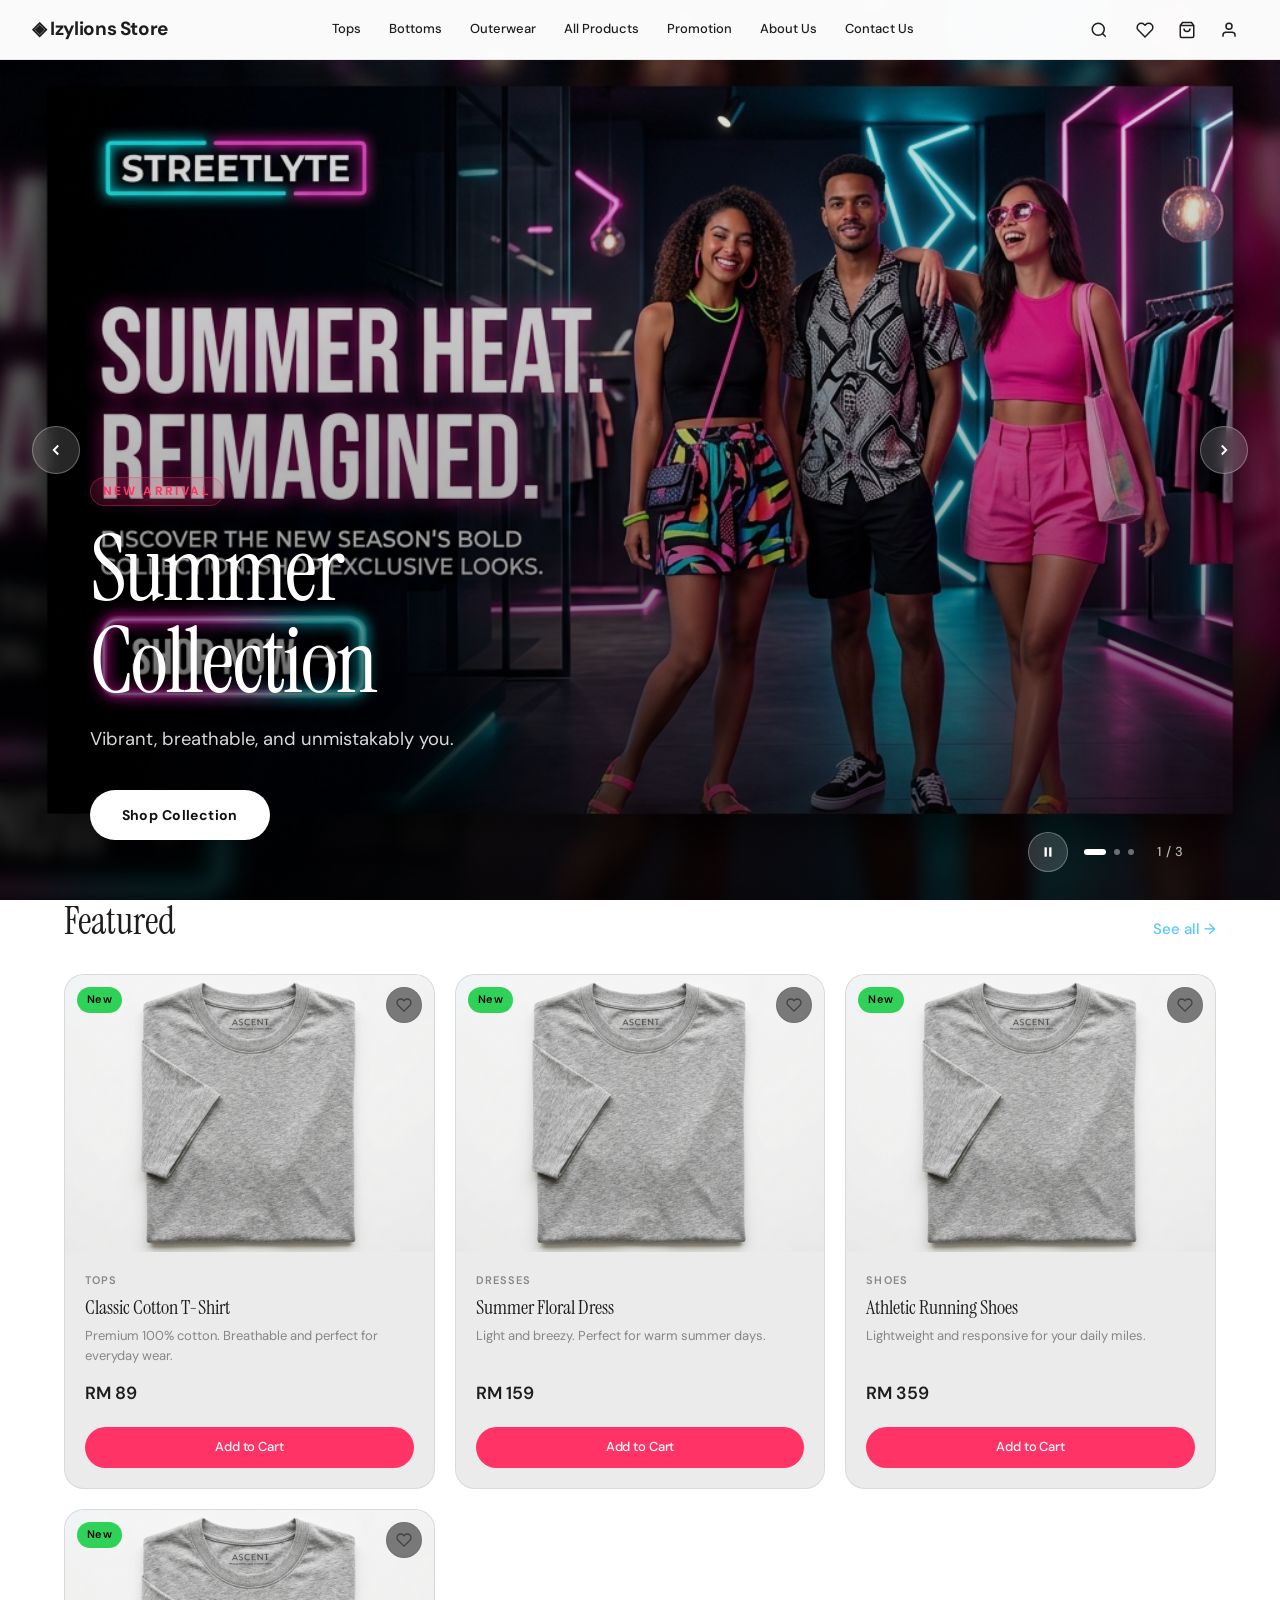
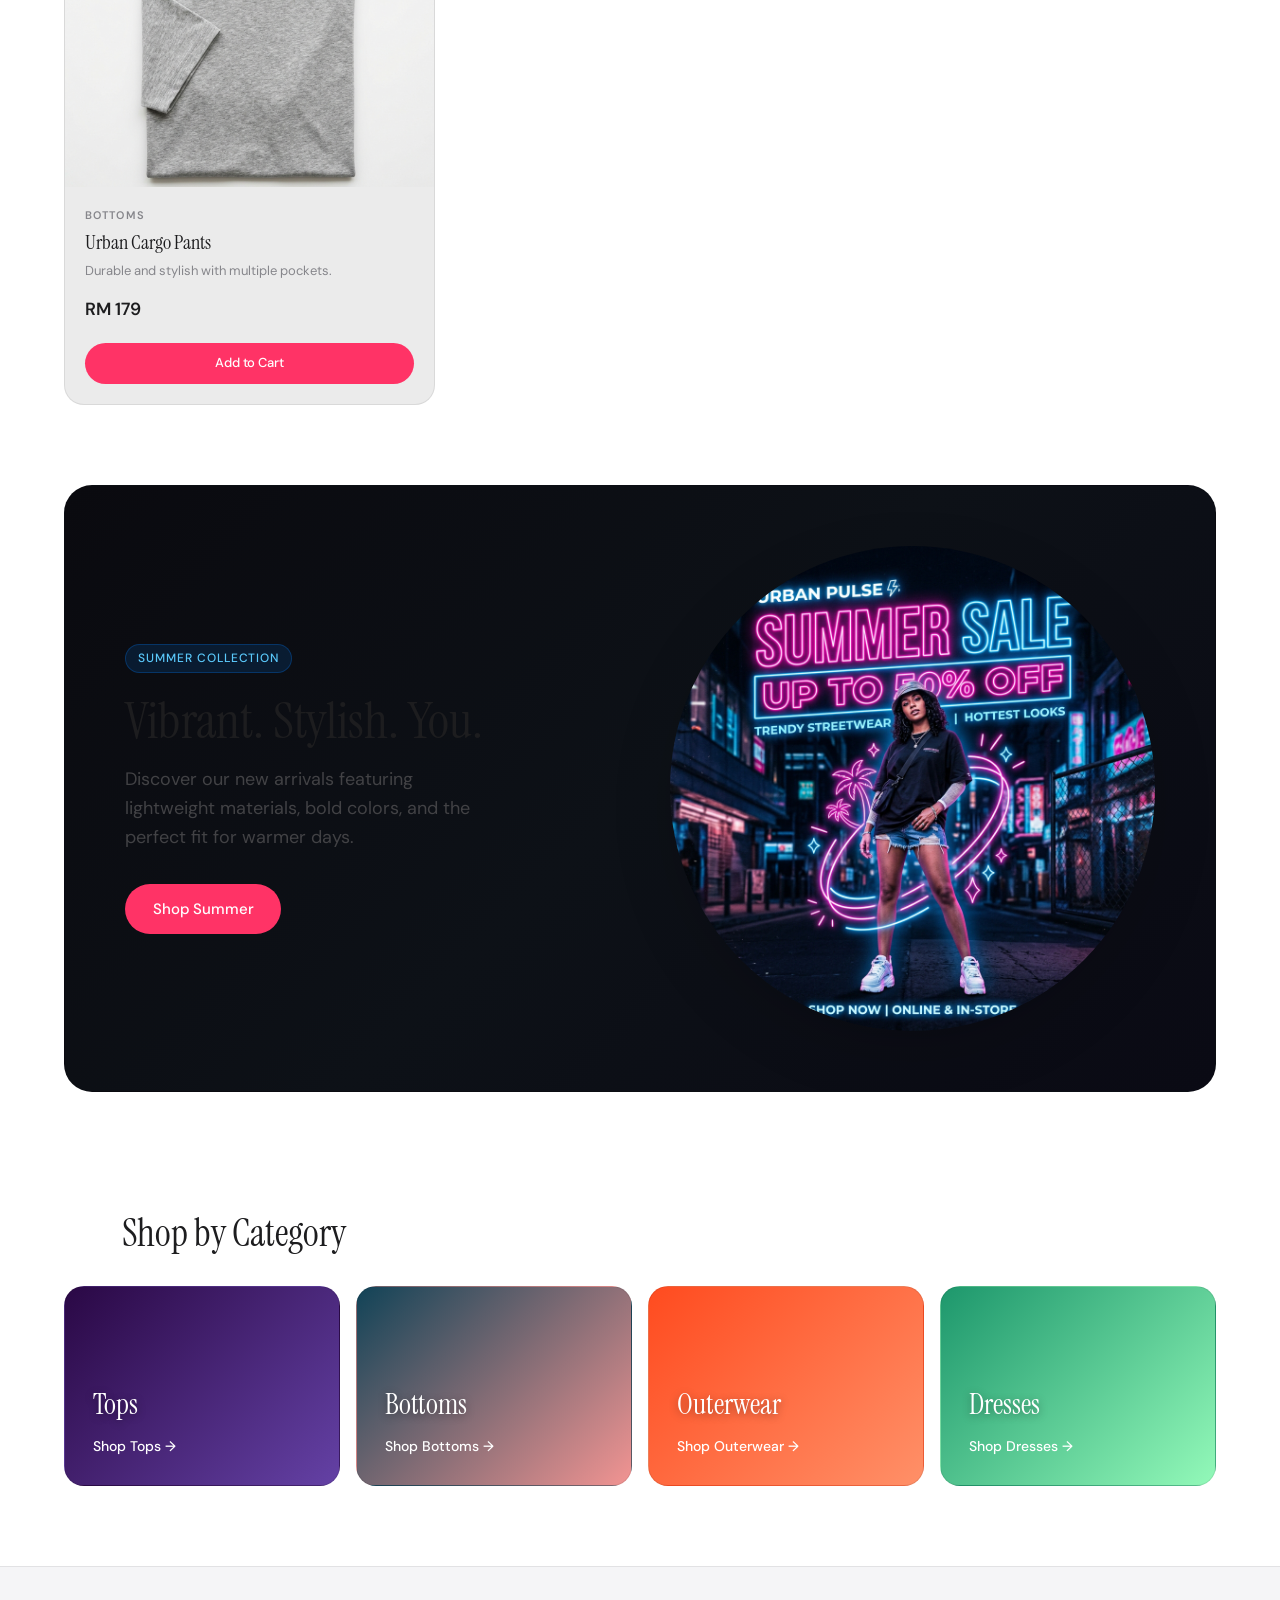
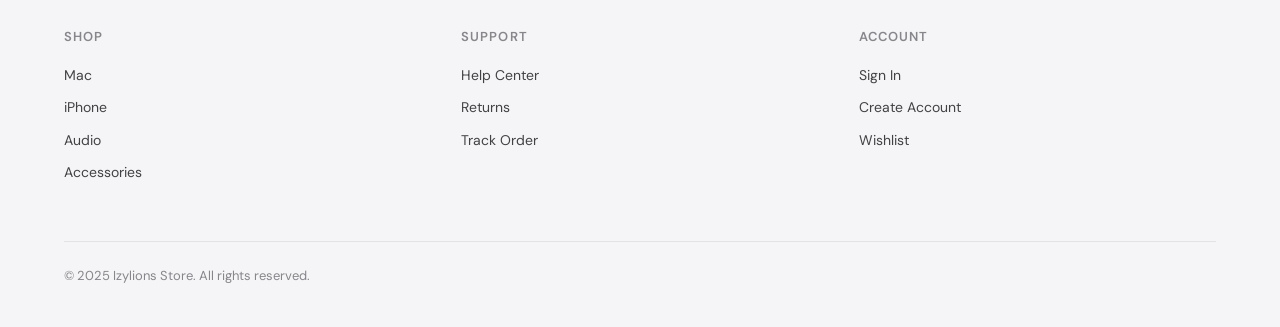
<file: index.html>
<!DOCTYPE html>
<html lang="en">
<head>
  <meta charset="UTF-8" />
  <meta name="viewport" content="width=device-width, initial-scale=1.0"/>
  <title>Izylions Store</title>
  <link rel="stylesheet" href="css/base.css" />
  <link rel="stylesheet" href="css/navbar.css" />
  <link rel="stylesheet" href="css/hero.css" />
  <link rel="stylesheet" href="css/products.css" />
  <link rel="stylesheet" href="css/cart.css" />
  <link rel="stylesheet" href="css/auth.css" />
  <link rel="preconnect" href="https://fonts.googleapis.com">
  <link href="https://fonts.googleapis.com/css2?family=SF+Pro+Display:wght@300;400;600;700&family=Mona+Sans:wght@300;400;500;600&display=swap" rel="stylesheet">
  <link href="https://fonts.googleapis.com/css2?family=Instrument+Serif:ital@0;1&family=DM+Sans:wght@300;400;500&display=swap" rel="stylesheet">
</head>
<body>

  <!-- ===== NAVBAR (feature/navbar) ===== -->
  <nav class="navbar" id="navbar">
    <div class="nav-logo">
      <a href="index.html">◈ Izylions Store</a>
    </div>
    <ul class="nav-links">
      <li class="has-dropdown">
        <a href="#">Tops</a>
        <div class="dropdown">
          <div class="dropdown-col">
            <h4>Explore Tops</h4>
            <a href="pages/products.html?cat=t-shirts">T-Shirts</a>
            <a href="pages/products.html?cat=sweaters">Sweaters</a>
          </div>
          <div class="dropdown-col">
            <h4>Shop Tops</h4>
            <a href="pages/products.html?cat=tops">All Tops</a>
          </div>
        </div>
      </li>
      <li class="has-dropdown">
        <a href="#">Bottoms</a>
        <div class="dropdown">
          <div class="dropdown-col">
            <h4>Explore Bottoms</h4>
            <a href="pages/products.html?cat=jeans">Jeans</a>
            <a href="pages/products.html?cat=pants">Pants</a>
          </div>
          <div class="dropdown-col">
            <h4>Shop Bottoms</h4>
            <a href="pages/products.html?cat=bottoms">All Bottoms</a>
          </div>
        </div>
      </li>
      <li class="has-dropdown">
        <a href="#">Outerwear</a>
        <div class="dropdown">
          <div class="dropdown-col">
            <h4>Explore Outerwear</h4>
            <a href="pages/products.html?cat=jackets">Jackets</a>
            <a href="pages/products.html?cat=hoodies">Hoodies</a>
          </div>
        </div>
      </li>
      <li><a href="pages/products.html">All Products</a></li>
      <li><a href="#">Promotion</a></li>
      <li><a href="#">About Us</a></li>
      <li><a href="#">Contact Us</a></li>
    </ul>
    <div class="nav-actions">
      <div class="inline-search-container" id="inlineSearchContainer">
        <input type="text" class="inline-search-input" id="inlineSearchInput" placeholder="Search..." autocomplete="off">
        <div class="inline-search-results" id="inlineSearchResults"></div>
        <button class="nav-icon-btn" id="searchBtn" title="Search">
          <svg width="18" height="18" viewBox="0 0 24 24" fill="none" stroke="currentColor" stroke-width="2"><circle cx="11" cy="11" r="8"/><path d="m21 21-4.35-4.35"/></svg>
        </button>
      </div>
      <button class="nav-icon-btn" id="wishlistNavBtn" title="Wishlist">
        <svg width="18" height="18" viewBox="0 0 24 24" fill="none" stroke="currentColor" stroke-width="2"><path d="M20.84 4.61a5.5 5.5 0 0 0-7.78 0L12 5.67l-1.06-1.06a5.5 5.5 0 0 0-7.78 7.78l1.06 1.06L12 21.23l7.78-7.78 1.06-1.06a5.5 5.5 0 0 0 0-7.78z"/></svg>
      </button>
      <button class="nav-icon-btn cart-btn" id="cartBtn" title="Cart">
        <svg width="18" height="18" viewBox="0 0 24 24" fill="none" stroke="currentColor" stroke-width="2"><path d="M6 2 3 6v14a2 2 0 0 0 2 2h14a2 2 0 0 0 2-2V6l-3-4z"/><line x1="3" y1="6" x2="21" y2="6"/><path d="M16 10a4 4 0 0 1-8 0"/></svg>
        <span class="cart-badge" id="cartBadge">0</span>
      </button>
      <button class="nav-icon-btn" id="authNavBtn" title="Account">
        <svg width="18" height="18" viewBox="0 0 24 24" fill="none" stroke="currentColor" stroke-width="2"><path d="M20 21v-2a4 4 0 0 0-4-4H8a4 4 0 0 0-4 4v2"/><circle cx="12" cy="7" r="4"/></svg>
      </button>
    </div>
  </nav>

  <!-- ===== HERO SLIDESHOW (Nike-style) ===== -->
  <section class="hero-slideshow" id="heroSlideshow">
    <div class="slides-container" id="heroSlidesContainer">

      <!-- Slide 1: Image — Summer Collection → Tops -->
      <div class="slide active" data-link="pages/products.html?cat=tops">
        <div class="slide-bg" style="background: url('img/hero.png') center center/cover no-repeat;"></div>
        <div class="slide-content">
          <p class="slide-eyebrow">New Arrival</p>
          <h1 class="slide-title">Summer<br>Collection</h1>
          <p class="slide-subtitle">Vibrant, breathable, and unmistakably you.</p>
          <div class="slide-ctas">
            <a href="pages/products.html?cat=tops" class="slide-cta-shop">Shop Collection</a>
          </div>
        </div>
      </div>

      <!-- Slide 2: Video — Urban Edge → Outerwear -->
      <div class="slide" data-link="pages/products.html?cat=outerwear">
        <!-- Fallback image shown while video loads or if no video file -->
        <div class="slide-bg" style="background: url('img/hero2.png') center center/cover no-repeat;"></div>
        <!-- Uncomment and set src when you have a video file:
        <video class="slide-video" id="slideVideo2" loop muted playsinline preload="none"
               poster="img/hero2.png">
          <source src="img/promo-video.mp4" type="video/mp4">
        </video>
        -->
        <div class="slide-content">
          <p class="slide-eyebrow">Streetwear</p>
          <h1 class="slide-title">Urban<br>Edge</h1>
          <p class="slide-subtitle">Elevate your street style with our new denim lineup.</p>
          <div class="slide-ctas">
            <a href="pages/products.html?cat=outerwear" class="slide-cta-shop">Shop Outerwear</a>
            <button class="slide-cta-play" onclick="window.location.href='pages/products.html?cat=outerwear'">
              <span class="play-icon">
                <svg width="10" height="12" viewBox="0 0 10 12" fill="#111"><polygon points="0,0 10,6 0,12"/></svg>
              </span>
              Watch Film
            </button>
          </div>
        </div>
      </div>

      <!-- Slide 3: Image — Evening Elegance → Dresses -->
      <div class="slide" data-link="pages/products.html?cat=dresses">
        <div class="slide-bg" style="background: url('img/hero3.png') center center/cover no-repeat;"></div>
        <div class="slide-content">
          <p class="slide-eyebrow">Exclusive</p>
          <h1 class="slide-title">Evening<br>Elegance</h1>
          <p class="slide-subtitle">Make an entrance. Stand out effortlessly.</p>
          <div class="slide-ctas">
            <a href="pages/products.html?cat=dresses" class="slide-cta-shop">Shop Dresses</a>
          </div>
        </div>
      </div>

    </div>

    <!-- Prev / Next arrows -->
    <button class="slide-btn prev" id="slidePrev" aria-label="Previous slide">
      <svg width="18" height="18" viewBox="0 0 24 24" fill="none" stroke="currentColor" stroke-width="2.5"><polyline points="15 18 9 12 15 6"/></svg>
    </button>
    <button class="slide-btn next" id="slideNext" aria-label="Next slide">
      <svg width="18" height="18" viewBox="0 0 24 24" fill="none" stroke="currentColor" stroke-width="2.5"><polyline points="9 18 15 12 9 6"/></svg>
    </button>

    <!-- Bottom controls: pause + dots + counter -->
    <div class="hero-controls">
      <button class="pause-btn" id="slidePauseBtn" aria-label="Pause slideshow">
        <svg id="pauseIcon" width="14" height="14" viewBox="0 0 24 24" fill="currentColor"><rect x="6" y="4" width="4" height="16"/><rect x="14" y="4" width="4" height="16"/></svg>
        <svg id="playIcon" width="14" height="14" viewBox="0 0 24 24" fill="currentColor" style="display:none;"><polygon points="5,3 19,12 5,21"/></svg>
      </button>
      <div class="slide-dots" id="slideDots">
        <button class="dot active" data-index="0" aria-label="Slide 1"></button>
        <button class="dot" data-index="1" aria-label="Slide 2"></button>
        <button class="dot" data-index="2" aria-label="Slide 3"></button>
      </div>
      <span class="slide-counter" id="slideCounter">1 / 3</span>
    </div>
  </section>


  <!-- ===== FEATURED PRODUCTS (feature/ui-base + feature/cart + feature/wishlist) ===== -->
  <section class="featured-section" id="featured">
    <div class="section-header">
      <h2>Featured</h2>
      <a href="pages/products.html" class="see-all">See all →</a>
    </div>
    <div class="product-grid" id="featuredGrid">
      <!-- Populated by js/products.js -->
    </div>
  </section>

  <!-- ===== PROMO BANNER ===== -->
  <section class="promo-banner">
    <div class="promo-inner">
      <div class="promo-text">
        <span class="promo-label">Summer Collection</span>
        <h2>Vibrant. Stylish. You.</h2>
        <p>Discover our new arrivals featuring lightweight materials, bold colors, and the perfect fit for warmer days.</p>
        <a href="pages/products.html?cat=tops" class="btn-primary">Shop Summer</a>
      </div>
      <div class="promo-visual">
        <img src="img/promo.png" alt="Summer Collection Promo" style="width: 100%; height: auto; border-radius: 50%; box-shadow: var(--shadow-lg); animation: pulse 6s infinite alternate;">
      </div>
    </div>
  </section>

  <!-- ===== CATEGORY CARDS ===== -->
  <section class="categories-section">
    <div class="section-header">
      <h2>Shop by Category</h2>
    </div>
    <div class="category-grid">
      <a href="pages/products.html?cat=tops" class="cat-card cat-mac">
        <span class="cat-label">Tops</span>
        <span class="cat-cta">Shop Tops →</span>
      </a>
      <a href="pages/products.html?cat=bottoms" class="cat-card cat-iphone">
        <span class="cat-label">Bottoms</span>
        <span class="cat-cta">Shop Bottoms →</span>
      </a>
      <a href="pages/products.html?cat=outerwear" class="cat-card cat-audio">
        <span class="cat-label">Outerwear</span>
        <span class="cat-cta">Shop Outerwear →</span>
      </a>
      <a href="pages/products.html?cat=dresses" class="cat-card cat-acc">
        <span class="cat-label">Dresses</span>
        <span class="cat-cta">Shop Dresses →</span>
      </a>
    </div>
  </section>

  <!-- ===== FOOTER ===== -->
  <footer class="site-footer">
    <div class="footer-inner">
      <div class="footer-cols">
        <div class="footer-col">
          <h5>Shop</h5>
          <a href="#">Mac</a><a href="#">iPhone</a><a href="#">Audio</a><a href="#">Accessories</a>
        </div>
        <div class="footer-col">
          <h5>Support</h5>
          <a href="#">Help Center</a><a href="#">Returns</a><a href="#">Track Order</a>
        </div>
        <div class="footer-col">
          <h5>Account</h5>
          <a href="#" id="footerLoginLink">Sign In</a>
          <a href="#" id="footerRegisterLink">Create Account</a>
          <a href="#" id="footerWishlistLink">Wishlist</a>
        </div>
      </div>
      <div class="footer-bottom">
        <p>© 2025 Izylions Store. All rights reserved.</p>
      </div>
    </div>
  </footer>

  <!-- ===== CART SIDEBAR (feature/cart) ===== -->
  <div class="cart-overlay" id="cartOverlay"></div>
  <aside class="cart-sidebar" id="cartSidebar">
    <div class="cart-header">
      <h3>Your Cart</h3>
      <button id="closeCart">✕</button>
    </div>
    <div class="cart-items" id="cartItems"></div>
    <div class="cart-footer">
      <div class="cart-total">
        <span>Total</span>
        <span id="cartTotal">RM 0.00</span>
      </div>
      <button class="btn-primary full-width" id="checkoutBtn">Checkout</button>
    </div>
  </aside>

  <!-- ===== AUTH MODAL (feature/auth) ===== -->
  <div class="modal-overlay" id="authOverlay"></div>
  <div class="auth-modal" id="authModal">
    <button class="modal-close" id="closeAuth">✕</button>
    <div class="auth-tabs">
      <button class="auth-tab active" id="tabLogin">Sign In</button>
      <button class="auth-tab" id="tabRegister">Create Account</button>
    </div>

    <!-- Login Form -->
    <form class="auth-form" id="loginForm">
      <h2>Welcome back</h2>
      <p class="auth-subtitle">Sign in to access your wishlist and orders</p>
      <div class="form-group">
        <label>Email</label>
        <input type="email" id="loginEmail" placeholder="you@email.com" required />
      </div>
      <div class="form-group">
        <label>Password</label>
        <input type="password" id="loginPassword" placeholder="••••••••" required />
      </div>
      <p class="auth-error" id="loginError"></p>
      <button type="submit" class="btn-primary full-width">Sign In</button>
      <p class="auth-switch">No account? <a href="#" id="switchToRegister">Create one</a></p>
    </form>

    <!-- Register Form -->
    <form class="auth-form hidden" id="registerForm">
      <h2>Create account</h2>
      <p class="auth-subtitle">Join Izylions Store to save wishlists and more</p>
      <div class="form-group">
        <label>Full Name</label>
        <input type="text" id="regName" placeholder="Jane Doe" required />
      </div>
      <div class="form-group">
        <label>Email</label>
        <input type="email" id="regEmail" placeholder="you@email.com" required />
      </div>
      <div class="form-group">
        <label>Password</label>
        <input type="password" id="regPassword" placeholder="Min. 6 characters" required />
      </div>
      <p class="auth-error" id="registerError"></p>
      <button type="submit" class="btn-primary full-width">Create Account</button>
      <p class="auth-switch">Already have one? <a href="#" id="switchToLogin">Sign in</a></p>
    </form>
  </div>

  <!-- ===== WISHLIST MODAL (feature/wishlist) ===== -->
  <div class="modal-overlay" id="wishlistOverlay"></div>
  <div class="wishlist-modal" id="wishlistModal">
    <button class="modal-close" id="closeWishlist">✕</button>
    <h3>Your Wishlist</h3>
    <div class="wishlist-items" id="wishlistItems"></div>
  </div>

  <!-- ===== TOAST NOTIFICATION ===== -->
  <div class="toast" id="toast"></div>

  <!-- Scripts (order matters) -->
  <script src="js/data.js"></script>
  <script src="js/auth.js"></script>
  <script src="js/cart.js"></script>
  <script src="js/wishlist.js"></script>
  <script src="js/navbar.js"></script>
  <script src="js/scroll-zoom.js"></script>
  <script src="js/products.js"></script>
  <script src="js/app.js"></script>
</body>
</html>
</file>
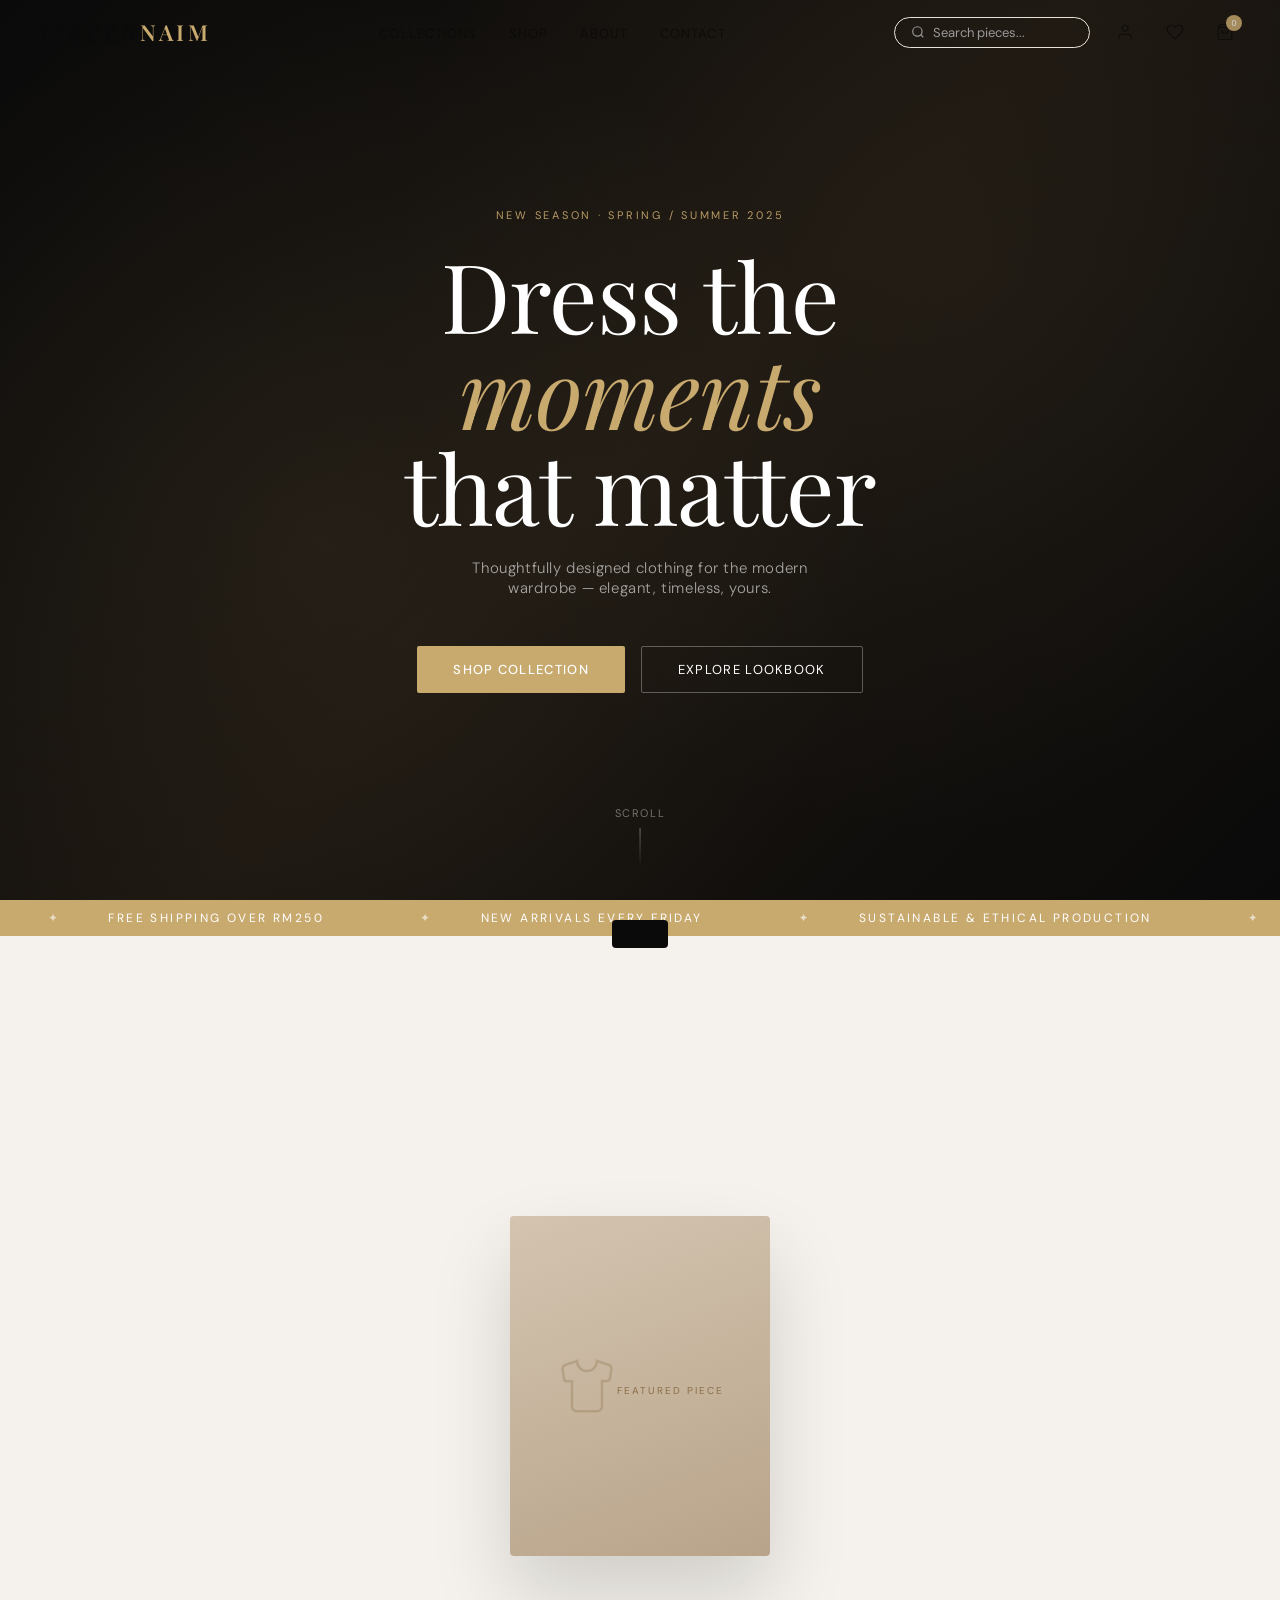
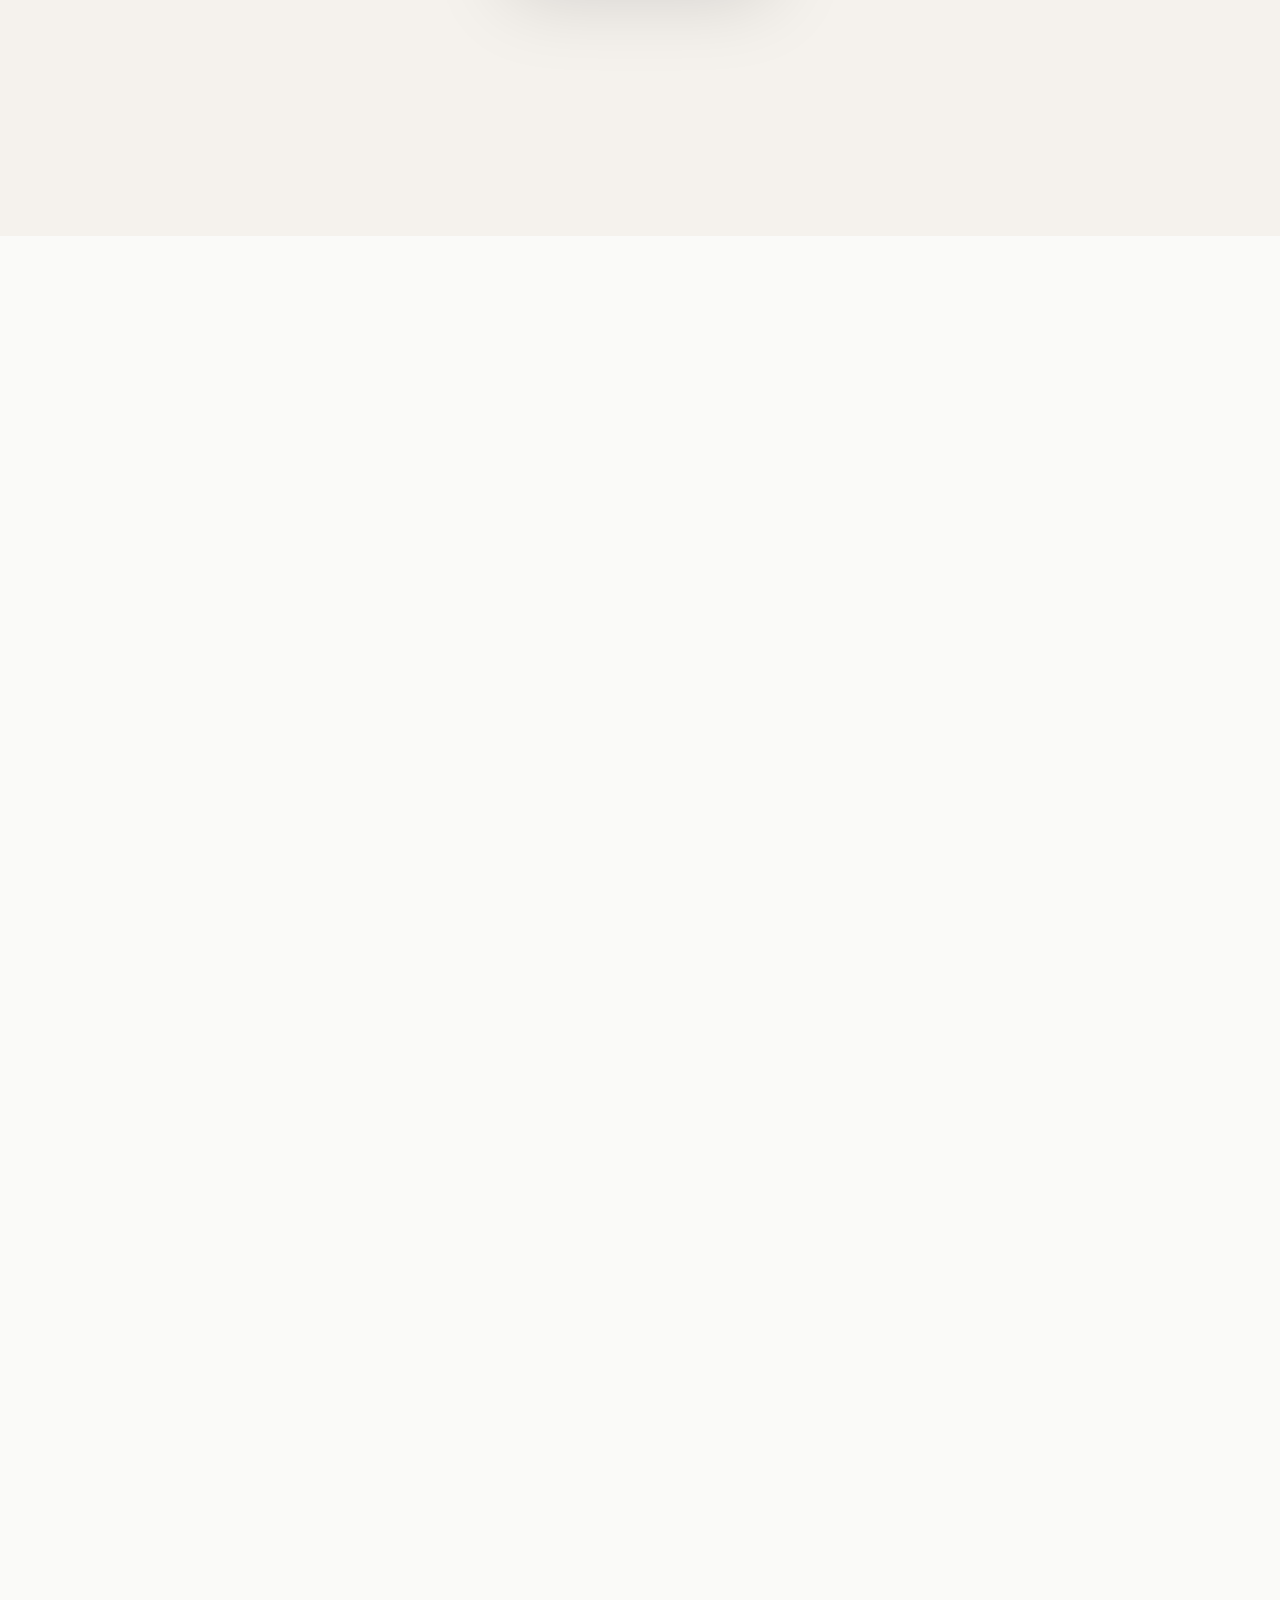
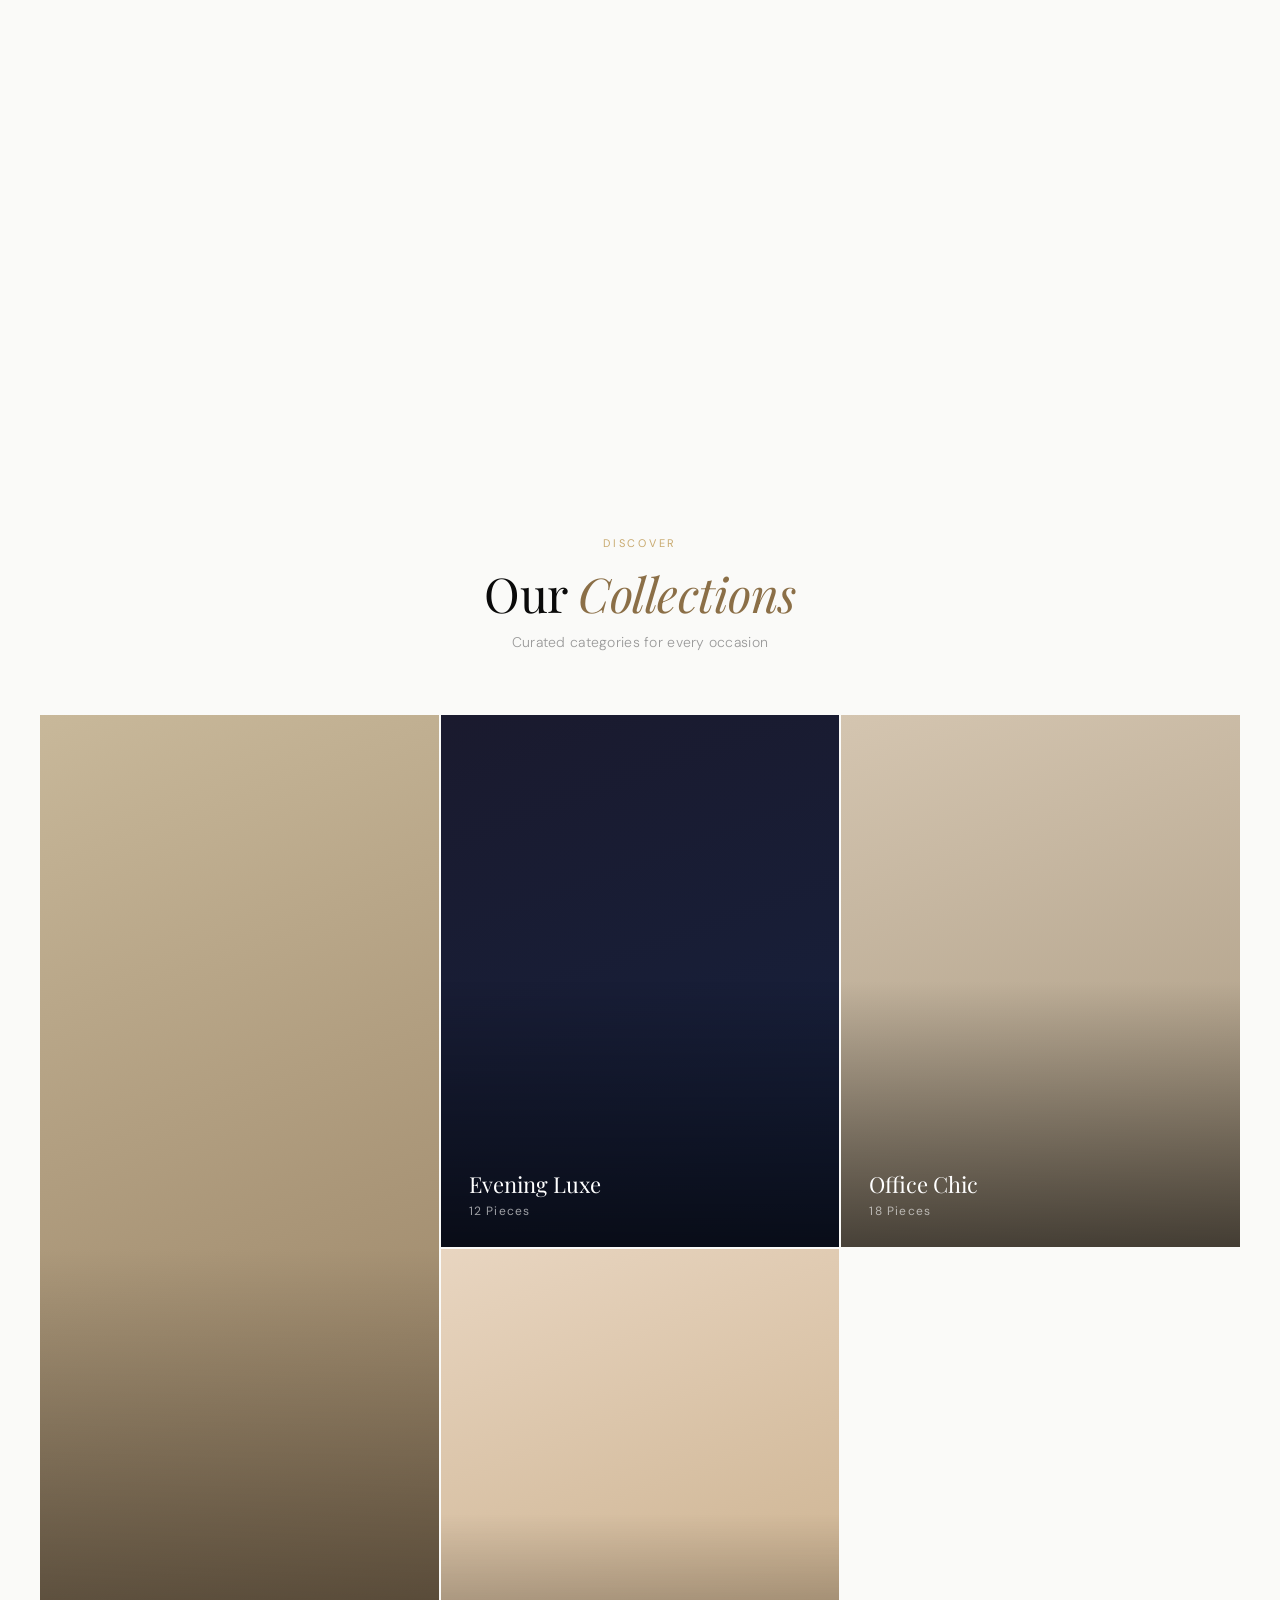
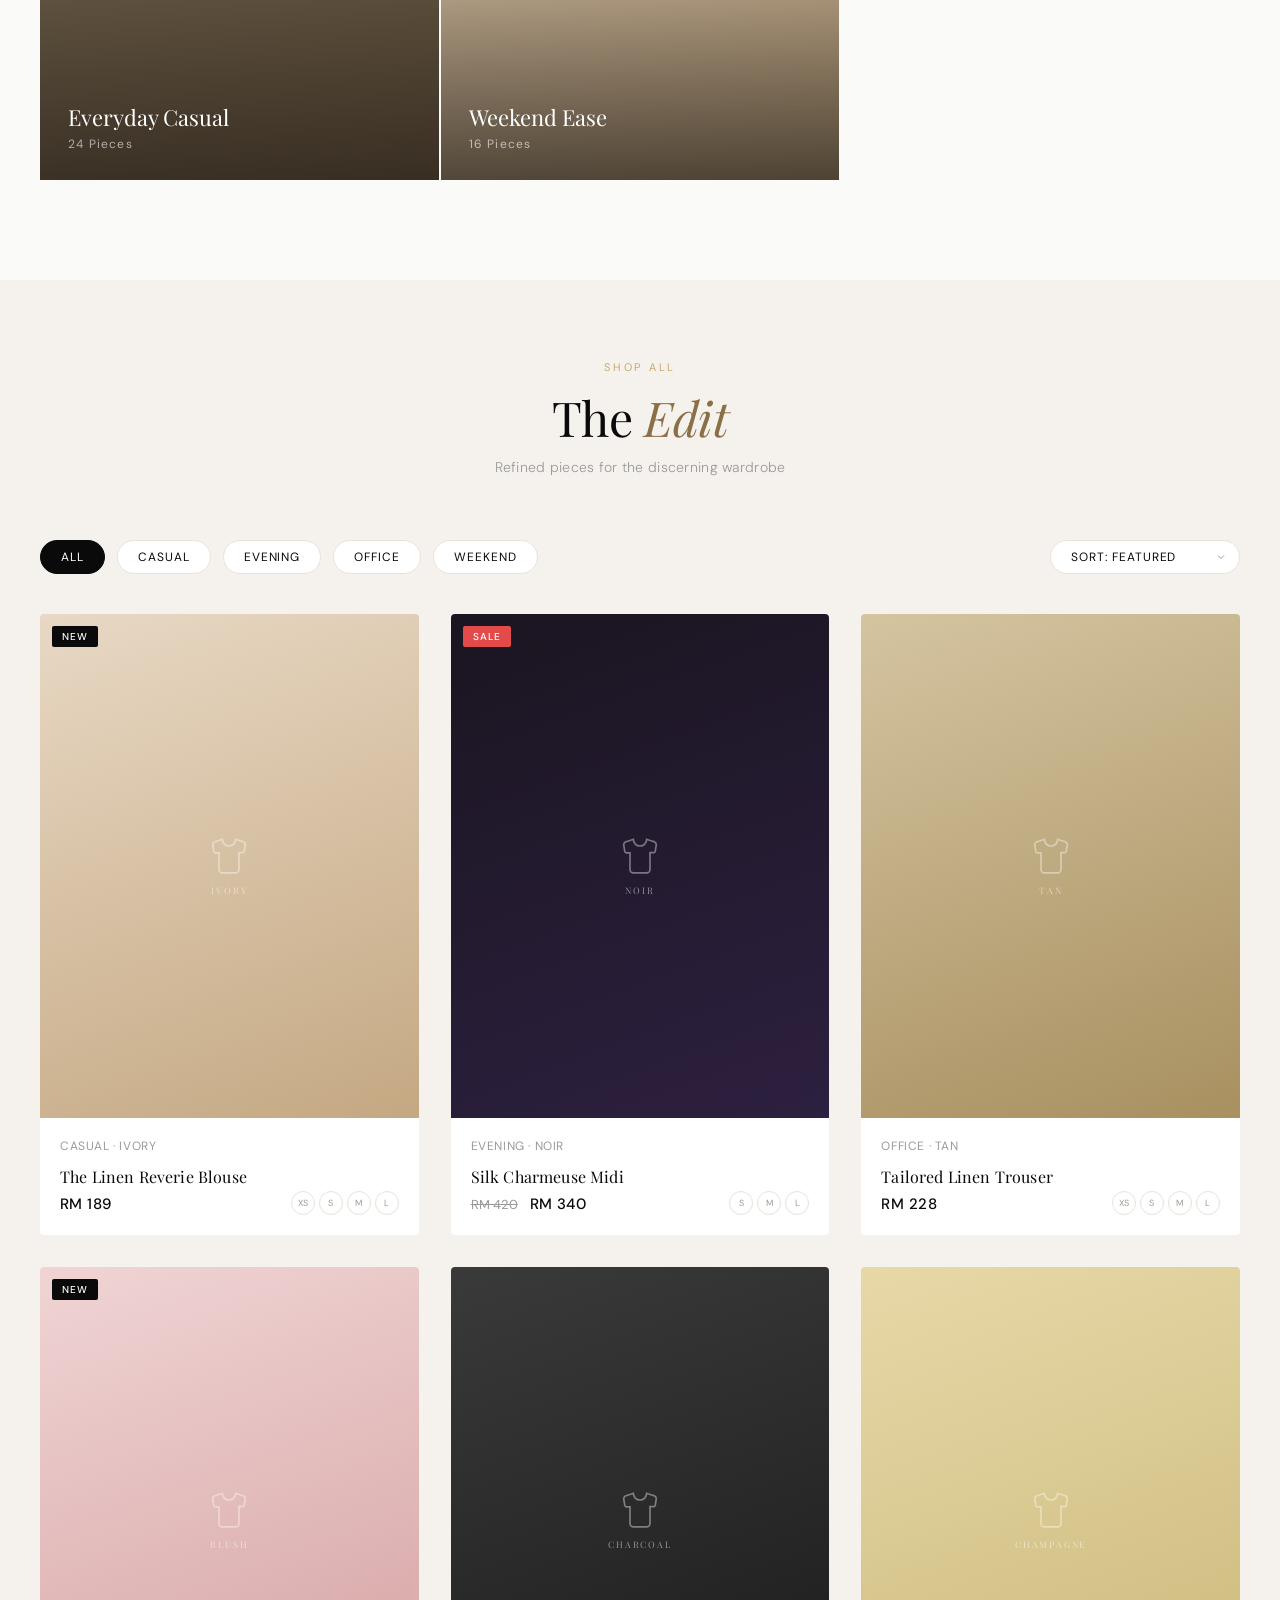
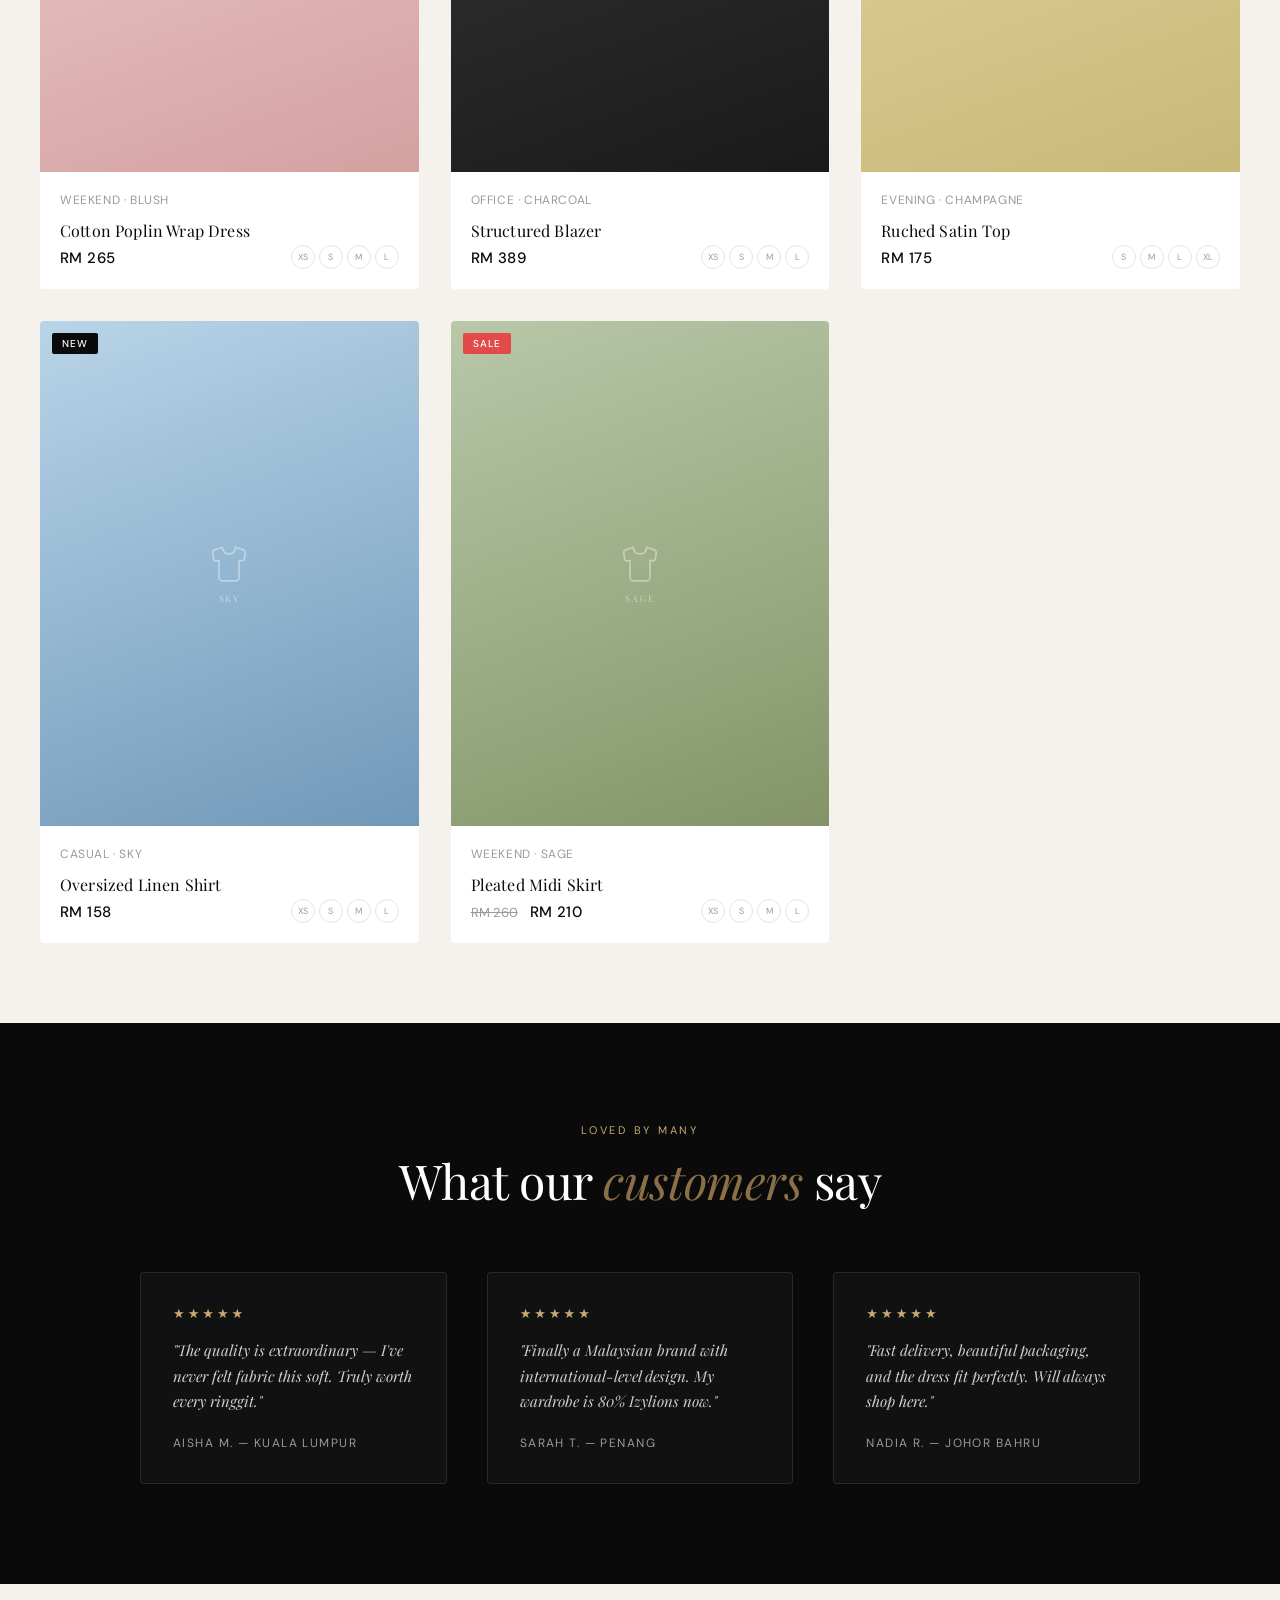
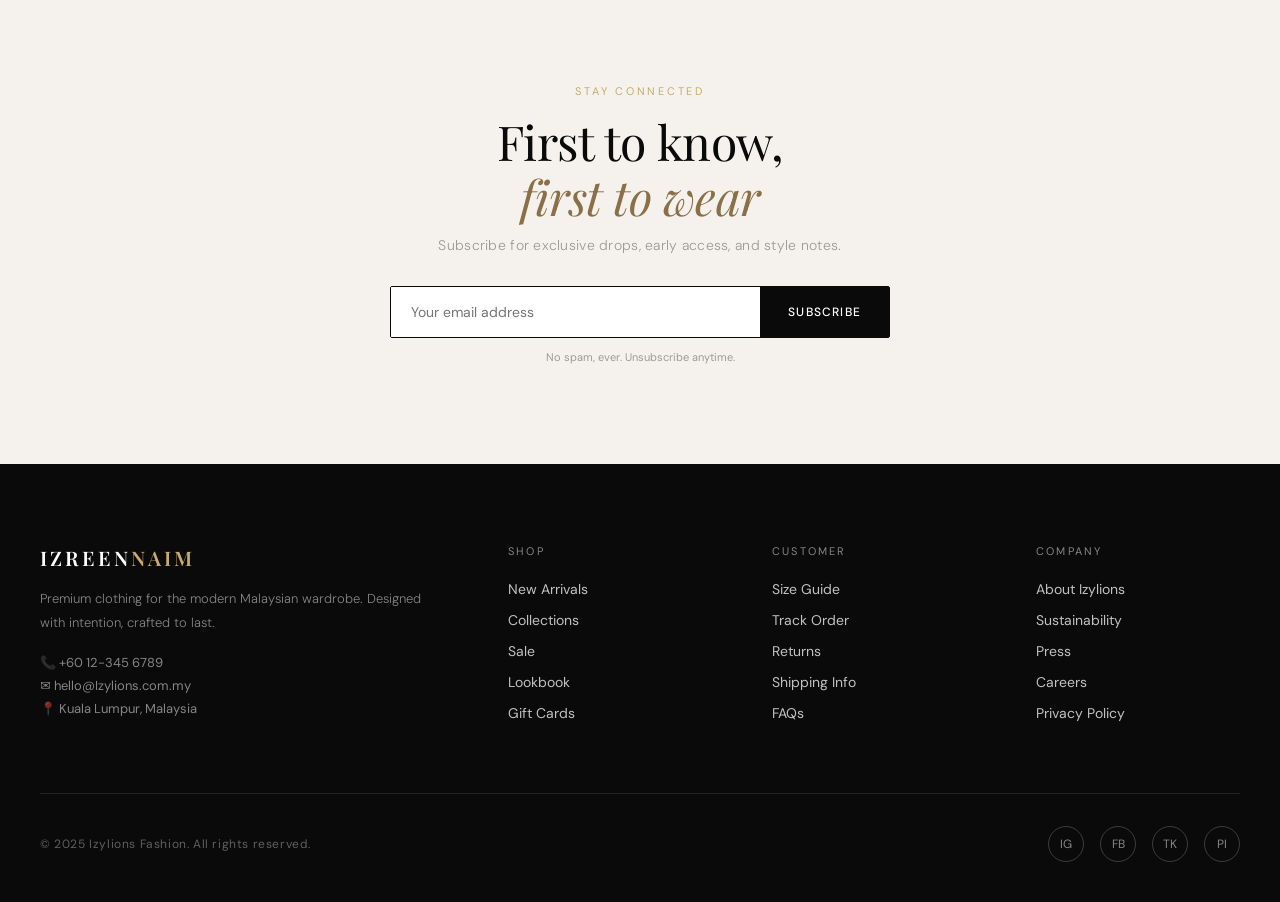
<file: old index.html>
<!DOCTYPE html>
<html lang="en">
<head>
<meta charset="UTF-8">
<meta name="viewport" content="width=device-width, initial-scale=1.0">
<title>IZYLIONS — Fashion</title>
<link href="https://fonts.googleapis.com/css2?family=Playfair+Display:wght@400;500;600&family=DM+Sans:wght@300;400;500&display=swap" rel="stylesheet">
<style>
*,*::before,*::after{box-sizing:border-box;margin:0;padding:0}
:root{
  --black:#0a0a0a;--white:#fafaf8;--cream:#f5f2ed;--warm:#e8e2d9;
  --accent:#c8a96e;--accent2:#8b6f47;--gray:#9a9a9a;--light:#f0ece6;
  --font-display:'Playfair Display',Georgia,serif;
  --font-body:'DM Sans',system-ui,sans-serif;
  --nav-h:64px;
}
html{scroll-behavior:smooth}
body{font-family:var(--font-body);background:var(--white);color:var(--black);overflow-x:hidden}

/* ─── SCROLLBAR ─── */
::-webkit-scrollbar{width:4px}
::-webkit-scrollbar-track{background:transparent}
::-webkit-scrollbar-thumb{background:var(--warm);border-radius:2px}

/* ─── NAV ─── */
nav{
  position:fixed;top:0;left:0;right:0;z-index:1000;height:var(--nav-h);
  display:flex;align-items:center;justify-content:space-between;
  padding:0 40px;transition:all .4s ease;
  background:rgba(250,250,248,0);backdrop-filter:blur(0px);
}
nav.scrolled{background:rgba(250,250,248,0.92);backdrop-filter:blur(20px);border-bottom:1px solid var(--warm)}
.nav-logo{
  font-family:var(--font-display);font-size:22px;font-weight:600;
  letter-spacing:.15em;color:var(--black);text-decoration:none;
}
.nav-logo span{color:var(--accent)}
.nav-links{display:flex;gap:32px;list-style:none}
.nav-links a{
  font-size:13px;font-weight:400;letter-spacing:.08em;color:var(--black);
  text-decoration:none;opacity:.75;transition:opacity .2s;text-transform:uppercase;
}
.nav-links a:hover{opacity:1}
.nav-right{display:flex;align-items:center;gap:20px}
.nav-icon-btn{
  background:none;border:none;cursor:pointer;padding:6px;
  display:flex;align-items:center;color:var(--black);opacity:.8;
  transition:opacity .2s;position:relative;
}
.nav-icon-btn:hover{opacity:1}
.cart-badge{
  position:absolute;top:-2px;right:-2px;width:16px;height:16px;
  background:var(--accent);border-radius:50%;font-size:9px;font-weight:500;
  color:white;display:flex;align-items:center;justify-content:center;
}
.search-bar{
  display:flex;align-items:center;gap:8px;
  border:1px solid var(--warm);border-radius:20px;
  padding:6px 16px;background:transparent;transition:all .3s;
}
.search-bar:focus-within{border-color:var(--accent);background:var(--light)}
.search-bar input{border:none;background:none;font-size:13px;font-family:var(--font-body);outline:none;width:140px;color:var(--black)}
.search-bar input::placeholder{color:var(--gray)}
.search-bar svg{color:var(--gray);flex-shrink:0}

/* ─── BANNER ─── */
.hero{
  height:100vh;display:flex;align-items:center;justify-content:center;
  position:relative;overflow:hidden;background:var(--black);
}
.hero-bg{
  position:absolute;inset:0;
  background:linear-gradient(135deg,#0a0a0a 0%,#1a1510 50%,#0a0a0a 100%);
}
.hero-pattern{
  position:absolute;inset:0;
  background-image:radial-gradient(circle at 25% 60%,rgba(200,169,110,.08) 0%,transparent 50%),
    radial-gradient(circle at 75% 30%,rgba(200,169,110,.06) 0%,transparent 50%);
}
.hero-text{position:relative;text-align:center;color:white}
.hero-tag{
  font-size:11px;letter-spacing:.25em;text-transform:uppercase;
  color:var(--accent);margin-bottom:24px;opacity:.9;
}
.hero-title{
  font-family:var(--font-display);font-size:clamp(52px,8vw,96px);
  font-weight:400;line-height:1.0;letter-spacing:-.01em;
  margin-bottom:24px;color:white;
}
.hero-title em{font-style:italic;color:var(--accent)}
.hero-sub{
  font-size:15px;font-weight:300;letter-spacing:.04em;
  opacity:.6;margin-bottom:48px;max-width:400px;margin-left:auto;margin-right:auto;
}
.hero-ctas{display:flex;gap:16px;justify-content:center;flex-wrap:wrap}
.btn-primary{
  background:var(--accent);color:white;border:none;
  padding:14px 36px;border-radius:2px;font-size:13px;font-weight:500;
  letter-spacing:.1em;text-transform:uppercase;cursor:pointer;
  transition:all .3s;font-family:var(--font-body);
}
.btn-primary:hover{background:#b8924e;transform:translateY(-1px)}
.btn-outline{
  background:transparent;color:white;border:1px solid rgba(255,255,255,.3);
  padding:14px 36px;border-radius:2px;font-size:13px;font-weight:400;
  letter-spacing:.1em;text-transform:uppercase;cursor:pointer;
  transition:all .3s;font-family:var(--font-body);
}
.btn-outline:hover{border-color:rgba(255,255,255,.7);transform:translateY(-1px)}
.hero-scroll{
  position:absolute;bottom:32px;left:50%;transform:translateX(-50%);
  display:flex;flex-direction:column;align-items:center;gap:8px;color:rgba(255,255,255,.4);
  font-size:11px;letter-spacing:.15em;text-transform:uppercase;
}
.scroll-line{width:1px;height:40px;background:linear-gradient(to bottom,rgba(255,255,255,.4),transparent);animation:scrollPulse 2s ease-in-out infinite}
@keyframes scrollPulse{0%,100%{opacity:.4;transform:scaleY(1)}50%{opacity:.8;transform:scaleY(1.1)}}

/* ─── PROMO TICKER ─── */
.ticker{
  background:var(--accent);color:white;padding:10px 0;
  overflow:hidden;position:relative;
}
.ticker-inner{
  display:flex;white-space:nowrap;animation:ticker 30s linear infinite;
}
.ticker-item{
  font-size:12px;letter-spacing:.2em;text-transform:uppercase;
  font-weight:400;padding:0 48px;
}
.ticker-item::before{content:'✦';margin-right:48px;opacity:.6}
@keyframes ticker{from{transform:translateX(0)}to{transform:translateX(-50%)}}

/* ─── SECTION HEADERS ─── */
.section-header{text-align:center;margin-bottom:64px}
.section-tag{
  font-size:11px;letter-spacing:.25em;text-transform:uppercase;
  color:var(--accent);display:block;margin-bottom:16px;
}
.section-title{
  font-family:var(--font-display);font-size:clamp(32px,4vw,48px);
  font-weight:400;letter-spacing:-.01em;line-height:1.15;
}
.section-title em{font-style:italic;color:var(--accent2)}
.section-sub{
  font-size:14px;color:var(--gray);margin-top:12px;
  font-weight:300;letter-spacing:.02em;
}

/* ─── SCROLL ZOOM FEATURE ─── */
.scroll-feature{
  height:300vh;position:relative;
}
.scroll-sticky{
  position:sticky;top:0;height:100vh;overflow:hidden;
  display:flex;align-items:center;justify-content:center;
  background:var(--cream);
}
.feature-content{
  position:relative;width:100%;height:100%;display:flex;
  align-items:center;justify-content:center;
}
.feature-img-wrap{
  width:260px;height:340px;border-radius:4px;overflow:hidden;
  transition:transform .1s linear;will-change:transform;
  box-shadow:0 40px 80px rgba(0,0,0,.15);
}
.feature-img-wrap img,.feature-img-placeholder{
  width:100%;height:100%;object-fit:cover;display:block;
}
.feature-img-placeholder{
  background:linear-gradient(160deg,#d4c4b0 0%,#b8a48a 100%);
  display:flex;align-items:center;justify-content:center;
}
.feature-img-placeholder svg{opacity:.3}
.feature-text{
  position:absolute;bottom:15%;left:50%;transform:translateX(-50%);
  text-align:center;pointer-events:none;
}
.feature-label{
  font-size:11px;letter-spacing:.3em;text-transform:uppercase;
  color:var(--accent2);margin-bottom:8px;opacity:0;transition:opacity .5s;
}
.feature-name{
  font-family:var(--font-display);font-size:clamp(28px,4vw,42px);
  color:var(--black);opacity:0;transition:opacity .5s .1s;
}
.scroll-sticky.active .feature-label,
.scroll-sticky.active .feature-name{opacity:1}

/* ─── COLLECTIONS GRID ─── */
.collections{padding:100px 40px;background:var(--white)}
.coll-grid{display:grid;grid-template-columns:repeat(3,1fr);gap:2px;max-width:1200px;margin:0 auto}
.coll-card{
  position:relative;overflow:hidden;cursor:pointer;
  aspect-ratio:3/4;
}
.coll-card:first-child{grid-row:span 2;aspect-ratio:auto}
.coll-bg{
  width:100%;height:100%;transition:transform .7s ease;
  display:flex;align-items:center;justify-content:center;
}
.coll-card:hover .coll-bg{transform:scale(1.04)}
.coll-overlay{
  position:absolute;inset:0;background:linear-gradient(to top,rgba(0,0,0,.6) 0%,transparent 50%);
  display:flex;flex-direction:column;justify-content:flex-end;padding:28px;
}
.coll-name{
  font-family:var(--font-display);font-size:22px;color:white;
  font-weight:400;margin-bottom:4px;
}
.coll-count{font-size:12px;color:rgba(255,255,255,.6);letter-spacing:.1em}
.coll-arrow{
  position:absolute;top:20px;right:20px;width:36px;height:36px;
  border:1px solid rgba(255,255,255,.4);border-radius:50%;
  display:flex;align-items:center;justify-content:center;
  color:white;opacity:0;transition:all .3s;transform:translateY(-8px);
}
.coll-card:hover .coll-arrow{opacity:1;transform:translateY(0)}

/* ─── PRODUCT GRID ─── */
.products-section{padding:80px 40px;background:var(--cream)}
.products-toolbar{
  display:flex;align-items:center;justify-content:space-between;
  max-width:1200px;margin:0 auto 40px;flex-wrap:wrap;gap:16px;
}
.toolbar-left{display:flex;gap:12px;flex-wrap:wrap}
.filter-pill{
  padding:8px 20px;border:1px solid var(--warm);border-radius:20px;
  font-size:12px;letter-spacing:.08em;text-transform:uppercase;
  cursor:pointer;transition:all .25s;background:white;color:var(--black);
  font-family:var(--font-body);
}
.filter-pill:hover,.filter-pill.active{background:var(--black);color:white;border-color:var(--black)}
.sort-select{
  padding:8px 20px;border:1px solid var(--warm);border-radius:20px;
  font-size:12px;letter-spacing:.08em;text-transform:uppercase;
  cursor:pointer;background:white;color:var(--black);
  font-family:var(--font-body);outline:none;appearance:none;
  padding-right:36px;
  background-image:url("data:image/svg+xml,%3Csvg xmlns='http://www.w3.org/2000/svg' width='12' height='12' viewBox='0 0 24 24' fill='none' stroke='%239a9a9a' stroke-width='2'%3E%3Cpath d='M6 9l6 6 6-6'/%3E%3C/svg%3E");
  background-repeat:no-repeat;background-position:right 12px center;
}
.products-grid{
  display:grid;grid-template-columns:repeat(auto-fill,minmax(280px,1fr));
  gap:32px;max-width:1200px;margin:0 auto;
}
.product-card{background:white;border-radius:4px;overflow:hidden;cursor:pointer;transition:transform .3s,box-shadow .3s}
.product-card:hover{transform:translateY(-4px);box-shadow:0 20px 60px rgba(0,0,0,.1)}
.product-img-wrap{
  position:relative;overflow:hidden;aspect-ratio:3/4;background:var(--light);
}
.product-img-wrap img,.product-placeholder{
  width:100%;height:100%;object-fit:cover;display:block;transition:transform .6s ease;
}
.product-placeholder{
  display:flex;align-items:center;justify-content:center;
  font-family:var(--font-display);font-size:14px;color:var(--gray);
  flex-direction:column;gap:8px;
}
.product-card:hover .product-placeholder{transform:scale(1.03)}
.product-overlay{
  position:absolute;inset:0;background:rgba(0,0,0,.0);
  display:flex;align-items:flex-end;justify-content:center;
  padding:20px;gap:8px;transition:background .3s;
}
.product-card:hover .product-overlay{background:rgba(0,0,0,.12)}
.overlay-btn{
  padding:10px 20px;border:1px solid white;border-radius:2px;
  background:rgba(255,255,255,.95);color:var(--black);font-size:11px;
  font-weight:500;letter-spacing:.1em;text-transform:uppercase;
  cursor:pointer;opacity:0;transform:translateY(8px);
  transition:all .25s;font-family:var(--font-body);
  white-space:nowrap;
}
.product-card:hover .overlay-btn{opacity:1;transform:translateY(0)}
.overlay-btn:nth-child(2){transition-delay:.05s}
.wishlist-btn{
  position:absolute;top:12px;right:12px;width:36px;height:36px;
  border-radius:50%;background:white;border:none;cursor:pointer;
  display:flex;align-items:center;justify-content:center;
  opacity:0;transform:translateY(-4px);transition:all .3s;
  box-shadow:0 2px 12px rgba(0,0,0,.1);
}
.product-card:hover .wishlist-btn{opacity:1;transform:translateY(0)}
.wishlist-btn.active svg{fill:#e24b4a;stroke:#e24b4a}
.badge{
  position:absolute;top:12px;left:12px;padding:4px 10px;
  font-size:10px;letter-spacing:.1em;text-transform:uppercase;
  border-radius:2px;font-weight:500;
}
.badge-new{background:var(--black);color:white}
.badge-sale{background:#e24b4a;color:white}
.product-info{padding:20px}
.product-name{
  font-family:var(--font-display);font-size:16px;font-weight:400;
  margin-bottom:4px;letter-spacing:.01em;
}
.product-meta{
  font-size:12px;color:var(--gray);letter-spacing:.05em;
  margin-bottom:12px;text-transform:uppercase;
}
.product-price-row{display:flex;align-items:center;justify-content:space-between}
.product-price{font-size:15px;font-weight:500;letter-spacing:.03em}
.product-price-old{font-size:13px;color:var(--gray);text-decoration:line-through;margin-right:8px}
.size-dots{display:flex;gap:4px}
.size-dot{
  width:24px;height:24px;border-radius:50%;border:1px solid var(--warm);
  font-size:9px;display:flex;align-items:center;justify-content:center;
  color:var(--gray);transition:all .2s;cursor:pointer;letter-spacing:0;
}
.size-dot:hover{border-color:var(--black);color:var(--black)}
.size-dot.unavail{opacity:.35;cursor:not-allowed}

/* ─── QUICK VIEW MODAL ─── */
.modal-overlay{
  position:fixed;inset:0;background:rgba(0,0,0,.5);z-index:2000;
  display:flex;align-items:center;justify-content:center;
  opacity:0;pointer-events:none;transition:opacity .3s;
  backdrop-filter:blur(4px);
}
.modal-overlay.open{opacity:1;pointer-events:all}
.modal-box{
  background:white;border-radius:4px;max-width:900px;width:90%;
  max-height:90vh;overflow-y:auto;display:grid;
  grid-template-columns:1fr 1fr;transform:translateY(20px);
  transition:transform .3s;
}
.modal-overlay.open .modal-box{transform:translateY(0)}
.modal-img{
  aspect-ratio:3/4;background:var(--light);
  display:flex;align-items:center;justify-content:center;
}
.modal-body{padding:48px 40px;display:flex;flex-direction:column;justify-content:center}
.modal-close{
  position:absolute;top:20px;right:20px;width:40px;height:40px;
  border:1px solid var(--warm);border-radius:50%;background:white;
  cursor:pointer;display:flex;align-items:center;justify-content:center;
  font-size:18px;color:var(--gray);transition:all .2s;
}
.modal-close:hover{background:var(--black);color:white;border-color:var(--black)}
.modal-tag{font-size:11px;letter-spacing:.2em;text-transform:uppercase;color:var(--accent);margin-bottom:12px}
.modal-name{font-family:var(--font-display);font-size:28px;font-weight:400;margin-bottom:8px}
.modal-price{font-size:20px;font-weight:500;margin-bottom:24px;letter-spacing:.03em}
.modal-desc{font-size:14px;color:var(--gray);line-height:1.7;margin-bottom:28px}
.size-label{font-size:11px;letter-spacing:.15em;text-transform:uppercase;margin-bottom:12px;font-weight:500}
.size-grid{display:flex;gap:8px;flex-wrap:wrap;margin-bottom:28px}
.size-btn{
  width:44px;height:44px;border:1px solid var(--warm);border-radius:2px;
  font-size:12px;font-weight:500;cursor:pointer;transition:all .2s;
  background:white;font-family:var(--font-body);letter-spacing:.04em;
}
.size-btn:hover,.size-btn.sel{background:var(--black);color:white;border-color:var(--black)}
.size-btn.unavail{opacity:.3;cursor:not-allowed;text-decoration:line-through}
.modal-actions{display:flex;flex-direction:column;gap:12px}
.btn-cart{
  background:var(--black);color:white;border:none;padding:16px;
  font-size:13px;letter-spacing:.1em;text-transform:uppercase;
  cursor:pointer;transition:all .3s;font-family:var(--font-body);
  font-weight:500;border-radius:2px;
}
.btn-cart:hover{background:var(--accent)}
.btn-wish{
  background:white;color:var(--black);border:1px solid var(--warm);padding:16px;
  font-size:13px;letter-spacing:.1em;text-transform:uppercase;
  cursor:pointer;transition:all .3s;font-family:var(--font-body);
  font-weight:400;border-radius:2px;
}
.btn-wish:hover{border-color:var(--black)}

/* ─── CART DRAWER ─── */
.cart-drawer{
  position:fixed;top:0;right:0;bottom:0;width:420px;
  background:white;z-index:2001;transform:translateX(100%);
  transition:transform .4s cubic-bezier(.4,0,.2,1);
  display:flex;flex-direction:column;border-left:1px solid var(--warm);
}
.cart-drawer.open{transform:translateX(0)}
.cart-head{
  padding:28px 32px;border-bottom:1px solid var(--warm);
  display:flex;align-items:center;justify-content:space-between;
}
.cart-title{font-family:var(--font-display);font-size:22px;font-weight:400}
.cart-body{flex:1;overflow-y:auto;padding:24px 32px}
.cart-item{
  display:grid;grid-template-columns:80px 1fr auto;gap:16px;
  align-items:start;padding:20px 0;border-bottom:1px solid var(--light);
}
.cart-item-img{
  width:80px;height:100px;object-fit:cover;background:var(--light);
  border-radius:2px;display:flex;align-items:center;justify-content:center;
}
.cart-item-name{font-family:var(--font-display);font-size:15px;margin-bottom:4px}
.cart-item-meta{font-size:12px;color:var(--gray);margin-bottom:8px;text-transform:uppercase;letter-spacing:.06em}
.cart-item-price{font-size:14px;font-weight:500}
.cart-remove{
  background:none;border:none;cursor:pointer;color:var(--gray);
  font-size:18px;padding:4px;line-height:1;transition:color .2s;
}
.cart-remove:hover{color:var(--black)}
.cart-foot{
  padding:24px 32px;border-top:1px solid var(--warm);
}
.cart-total{
  display:flex;justify-content:space-between;
  font-size:16px;font-weight:500;margin-bottom:20px;
}
.cart-empty{
  text-align:center;padding:80px 20px;
  font-family:var(--font-display);color:var(--gray);font-size:18px;
}
.cart-backdrop{
  position:fixed;inset:0;background:rgba(0,0,0,.4);z-index:2000;
  opacity:0;pointer-events:none;transition:opacity .4s;
}
.cart-backdrop.open{opacity:1;pointer-events:all}

/* ─── LOGIN FLOAT ─── */
.login-trigger{
  position:relative;
}
.login-panel{
  position:absolute;top:calc(100% + 16px);right:0;width:320px;
  background:white;border-radius:4px;border:1px solid var(--warm);
  padding:32px;opacity:0;pointer-events:none;transform:translateY(-8px);
  transition:all .3s;box-shadow:0 20px 60px rgba(0,0,0,.12);
  z-index:500;
}
.login-trigger:hover .login-panel,.login-panel:hover,.login-panel.pinned{
  opacity:1;pointer-events:all;transform:translateY(0);
}
.login-panel-title{font-family:var(--font-display);font-size:20px;font-weight:400;margin-bottom:4px}
.login-panel-sub{font-size:12px;color:var(--gray);margin-bottom:24px}
.form-group{margin-bottom:16px}
.form-label{font-size:11px;letter-spacing:.12em;text-transform:uppercase;display:block;margin-bottom:6px;font-weight:500}
.form-input{
  width:100%;padding:11px 14px;border:1px solid var(--warm);border-radius:2px;
  font-size:14px;font-family:var(--font-body);outline:none;transition:border .2s;
  background:white;color:var(--black);
}
.form-input:focus{border-color:var(--black)}
.form-row{display:flex;gap:8px;margin-top:16px}
.btn-sm{
  flex:1;padding:11px;font-size:12px;letter-spacing:.1em;text-transform:uppercase;
  cursor:pointer;transition:all .2s;font-family:var(--font-body);font-weight:500;
  border-radius:2px;
}
.btn-sm.dark{background:var(--black);color:white;border:none}
.btn-sm.dark:hover{background:var(--accent)}
.btn-sm.light{background:white;color:var(--black);border:1px solid var(--warm)}
.btn-sm.light:hover{border-color:var(--black)}
.forgot-link{
  font-size:11px;color:var(--gray);text-align:right;cursor:pointer;
  margin-top:-8px;margin-bottom:16px;text-decoration:underline;
  display:block;text-align:right;
}
.forgot-link:hover{color:var(--black)}
.login-divider{
  display:flex;align-items:center;gap:12px;margin:16px 0;
}
.login-divider::before,.login-divider::after{content:'';flex:1;height:1px;background:var(--warm)}
.login-divider span{font-size:11px;color:var(--gray);text-transform:uppercase;letter-spacing:.1em}
.panel-tabs{display:flex;border-bottom:1px solid var(--warm);margin-bottom:24px}
.panel-tab{
  flex:1;padding:10px;font-size:12px;letter-spacing:.1em;text-transform:uppercase;
  cursor:pointer;border:none;background:none;color:var(--gray);
  font-family:var(--font-body);font-weight:400;border-bottom:2px solid transparent;
  margin-bottom:-1px;transition:all .2s;
}
.panel-tab.active{color:var(--black);border-bottom-color:var(--black)}

/* ─── TOAST ─── */
.toast{
  position:fixed;bottom:32px;left:50%;transform:translateX(-50%) translateY(80px);
  background:var(--black);color:white;padding:14px 28px;border-radius:4px;
  font-size:13px;letter-spacing:.05em;z-index:9999;
  transition:transform .4s cubic-bezier(.4,0,.2,1);pointer-events:none;
  white-space:nowrap;
}
.toast.show{transform:translateX(-50%) translateY(0)}

/* ─── TESTIMONIALS ─── */
.testimonials{padding:100px 40px;background:var(--black);color:white;text-align:center}
.testi-grid{display:grid;grid-template-columns:repeat(3,1fr);gap:40px;max-width:1000px;margin:60px auto 0}
.testi-card{
  padding:32px;border:1px solid rgba(255,255,255,.1);border-radius:4px;
  text-align:left;background:rgba(255,255,255,.03);
}
.testi-stars{color:var(--accent);font-size:13px;margin-bottom:16px;letter-spacing:3px}
.testi-text{
  font-family:var(--font-display);font-size:15px;font-weight:400;
  line-height:1.7;color:rgba(255,255,255,.8);margin-bottom:20px;font-style:italic;
}
.testi-author{font-size:12px;letter-spacing:.12em;text-transform:uppercase;color:var(--gray)}

/* ─── NEWSLETTER ─── */
.newsletter{padding:100px 40px;background:var(--cream);text-align:center}
.nl-inner{max-width:500px;margin:0 auto}
.nl-form{display:flex;gap:0;margin-top:32px;border:1px solid var(--black);border-radius:2px;overflow:hidden}
.nl-input{
  flex:1;padding:16px 20px;border:none;outline:none;
  font-size:14px;font-family:var(--font-body);background:white;
}
.nl-submit{
  background:var(--black);color:white;border:none;padding:16px 28px;
  font-size:12px;letter-spacing:.1em;text-transform:uppercase;
  cursor:pointer;transition:background .2s;font-family:var(--font-body);
  font-weight:500;
}
.nl-submit:hover{background:var(--accent)}

/* ─── FOOTER ─── */
footer{
  background:var(--black);color:white;padding:80px 40px 40px;
}
.footer-grid{
  display:grid;grid-template-columns:2fr 1fr 1fr 1fr;
  gap:60px;max-width:1200px;margin:0 auto 60px;
}
.footer-brand{font-family:var(--font-display);font-size:20px;font-weight:600;letter-spacing:.15em;margin-bottom:16px}
.footer-brand span{color:var(--accent)}
.footer-desc{font-size:13px;color:rgba(255,255,255,.5);line-height:1.8;font-weight:300}
.footer-contact{margin-top:20px}
.footer-contact a{
  display:block;font-size:13px;color:rgba(255,255,255,.5);
  text-decoration:none;margin-bottom:6px;transition:color .2s;
}
.footer-contact a:hover{color:var(--accent)}
.footer-col-title{
  font-size:11px;letter-spacing:.2em;text-transform:uppercase;
  margin-bottom:20px;color:rgba(255,255,255,.5);font-weight:400;
}
.footer-links{list-style:none}
.footer-links li{margin-bottom:10px}
.footer-links a{
  font-size:14px;color:rgba(255,255,255,.75);text-decoration:none;
  transition:color .2s;
}
.footer-links a:hover{color:var(--accent)}
.footer-bottom{
  max-width:1200px;margin:0 auto;
  display:flex;justify-content:space-between;align-items:center;
  border-top:1px solid rgba(255,255,255,.1);padding-top:32px;
  flex-wrap:wrap;gap:12px;
}
.footer-copy{font-size:12px;color:rgba(255,255,255,.35);letter-spacing:.05em}
.footer-socials{display:flex;gap:16px}
.footer-social{
  width:36px;height:36px;border:1px solid rgba(255,255,255,.2);
  border-radius:50%;display:flex;align-items:center;justify-content:center;
  color:rgba(255,255,255,.5);text-decoration:none;font-size:12px;
  transition:all .2s;
}
.footer-social:hover{border-color:var(--accent);color:var(--accent)}

/* ─── ANIMS ─── */
.fade-up{opacity:0;transform:translateY(30px);transition:all .7s ease}
.fade-up.visible{opacity:1;transform:translateY(0)}

/* ─── WISHLIST COUNT ─── */
.wishlist-count{
  position:absolute;top:-2px;right:-2px;width:16px;height:16px;
  background:#e24b4a;border-radius:50%;font-size:9px;font-weight:500;
  color:white;display:flex;align-items:center;justify-content:center;
  opacity:0;transition:opacity .2s;
}
.wishlist-count.show{opacity:1}

/* Forgot password view */
.view{display:none}
.view.active{display:block}

@media(max-width:900px){
  nav{padding:0 20px}
  .search-bar{display:none}
  .coll-grid{grid-template-columns:1fr 1fr}
  .coll-card:first-child{grid-row:auto;aspect-ratio:3/4}
  .testi-grid{grid-template-columns:1fr}
  .footer-grid{grid-template-columns:1fr 1fr;gap:40px}
  .modal-box{grid-template-columns:1fr}
  .modal-img{display:none}
  .nav-links{display:none}
  .products-grid{grid-template-columns:repeat(2,1fr);gap:16px}
}
@media(max-width:600px){
  .products-section{padding:60px 20px}
  .collections{padding:60px 20px}
  .coll-grid{grid-template-columns:1fr}
  .cart-drawer{width:100%}
  .footer-grid{grid-template-columns:1fr}
}
</style>
</head>
<body>

<!-- CART BACKDROP -->
<div class="cart-backdrop" id="cartBackdrop" onclick="closeCart()"></div>

<!-- NAVIGATION -->
<nav id="navbar">
  <a href="#" class="nav-logo">IZREEN<span>NAIM</span></a>
  <ul class="nav-links">
    <li><a href="#collections" onclick="smoothScroll(event,'collections')">Collections</a></li>
    <li><a href="#products" onclick="smoothScroll(event,'products')">Shop</a></li>
    <li><a href="#about">About</a></li>
    <li><a href="#contact">Contact</a></li>
  </ul>
  <div class="nav-right">
    <div class="search-bar">
      <svg width="14" height="14" viewBox="0 0 24 24" fill="none" stroke="currentColor" stroke-width="2"><circle cx="11" cy="11" r="8"/><path d="m21 21-4.35-4.35"/></svg>
      <input type="text" placeholder="Search pieces..." id="searchInput" oninput="filterProducts(this.value)">
    </div>
    <!-- LOGIN HOVER PANEL -->
    <div class="login-trigger">
      <button class="nav-icon-btn" onclick="toggleLoginPanel()">
        <svg width="18" height="18" viewBox="0 0 24 24" fill="none" stroke="currentColor" stroke-width="1.5"><path d="M20 21v-2a4 4 0 0 0-4-4H8a4 4 0 0 0-4 4v2"/><circle cx="12" cy="7" r="4"/></svg>
      </button>
      <div class="login-panel" id="loginPanel">
        <div class="panel-tabs">
          <button class="panel-tab active" onclick="switchTab('login',this)">Sign In</button>
          <button class="panel-tab" onclick="switchTab('register',this)">Register</button>
        </div>
        <!-- LOGIN VIEW -->
        <div class="view active" id="view-login">
          <div class="login-panel-title">Welcome back</div>
          <div class="login-panel-sub">Sign in to your Izylions account</div>
          <div class="form-group">
            <label class="form-label">Email or Username</label>
            <input class="form-input" type="text" placeholder="you@example.com">
          </div>
          <div class="form-group">
            <label class="form-label">Password</label>
            <input class="form-input" type="password" placeholder="••••••••">
          </div>
          <a class="forgot-link" onclick="switchTab('forgot',null)">Forgot password?</a>
          <button class="btn-sm dark" style="width:100%" onclick="showToast('Signed in successfully ✓')">Sign In</button>
          <div class="login-divider"><span>or</span></div>
          <button class="btn-sm light" style="width:100%;font-size:11px" onclick="switchTab('register',null)">Create Account</button>
        </div>
        <!-- REGISTER VIEW -->
        <div class="view" id="view-register">
          <div class="login-panel-title">Create account</div>
          <div class="login-panel-sub">Join Izylions for early access & offers</div>
          <div class="form-group">
            <label class="form-label">Full Name</label>
            <input class="form-input" type="text" placeholder="Your name">
          </div>
          <div class="form-group">
            <label class="form-label">Email</label>
            <input class="form-input" type="email" placeholder="you@example.com">
          </div>
          <div class="form-group">
            <label class="form-label">Username</label>
            <input class="form-input" type="text" placeholder="@username">
          </div>
          <div class="form-group">
            <label class="form-label">Password</label>
            <input class="form-input" type="password" placeholder="Min. 8 characters">
          </div>
          <button class="btn-sm dark" style="width:100%;margin-top:8px" onclick="showToast('Account created! Welcome to Izylions ✓')">Register</button>
          <div style="text-align:center;margin-top:12px">
            <a class="forgot-link" style="display:inline;text-align:center" onclick="switchTab('login',null)">Already have an account? Sign in</a>
          </div>
        </div>
        <!-- FORGOT VIEW -->
        <div class="view" id="view-forgot">
          <div class="login-panel-title">Reset password</div>
          <div class="login-panel-sub">Enter your email to receive a reset link</div>
          <div class="form-group">
            <label class="form-label">Email</label>
            <input class="form-input" type="email" placeholder="you@example.com">
          </div>
          <button class="btn-sm dark" style="width:100%;margin-top:8px" onclick="showToast('Reset link sent to your email ✓')">Send Reset Link</button>
          <div style="text-align:center;margin-top:12px">
            <a class="forgot-link" style="display:inline" onclick="switchTab('login',null)">← Back to sign in</a>
          </div>
        </div>
      </div>
    </div>
    <!-- WISHLIST -->
    <button class="nav-icon-btn" onclick="openWishlistView()" style="position:relative">
      <svg width="18" height="18" viewBox="0 0 24 24" fill="none" stroke="currentColor" stroke-width="1.5"><path d="M20.84 4.61a5.5 5.5 0 0 0-7.78 0L12 5.67l-1.06-1.06a5.5 5.5 0 0 0-7.78 7.78l1.06 1.06L12 21.23l7.78-7.78 1.06-1.06a5.5 5.5 0 0 0 0-7.78z"/></svg>
      <span class="wishlist-count" id="wishCount">0</span>
    </button>
    <!-- CART -->
    <button class="nav-icon-btn" onclick="openCart()" style="position:relative">
      <svg width="18" height="18" viewBox="0 0 24 24" fill="none" stroke="currentColor" stroke-width="1.5"><path d="M6 2 3 6v14a2 2 0 0 0 2 2h14a2 2 0 0 0 2-2V6l-3-4z"/><line x1="3" y1="6" x2="21" y2="6"/><path d="M16 10a4 4 0 0 1-8 0"/></svg>
      <span class="cart-badge" id="cartCount">0</span>
    </button>
  </div>
</nav>

<!-- HERO BANNER -->
<section class="hero" id="home">
  <div class="hero-bg"></div>
  <div class="hero-pattern"></div>
  <div class="hero-text">
    <div class="hero-tag">New Season · Spring / Summer 2025</div>
    <h1 class="hero-title">Dress the<br><em>moments</em><br>that matter</h1>
    <p class="hero-sub">Thoughtfully designed clothing for the modern wardrobe — elegant, timeless, yours.</p>
    <div class="hero-ctas">
      <button class="btn-primary" onclick="smoothScroll(event,'products')">Shop Collection</button>
      <button class="btn-outline" onclick="smoothScroll(event,'collections')">Explore Lookbook</button>
    </div>
  </div>
  <div class="hero-scroll">
    <span>Scroll</span>
    <div class="scroll-line"></div>
  </div>
</section>

<!-- TICKER -->
<div class="ticker">
  <div class="ticker-inner" id="tickerInner"></div>
</div>

<!-- SCROLL ZOOM FEATURE -->
<div class="scroll-feature" id="featureSection">
  <div class="scroll-sticky" id="featureSticky">
    <div class="feature-content">
      <div class="feature-img-wrap" id="featureImg">
        <div class="feature-img-placeholder">
          <svg width="60" height="60" viewBox="0 0 24 24" fill="none" stroke="#8b6f47" stroke-width="1">
            <path d="M20.38 3.46 16 2a4 4 0 0 1-8 0L3.62 3.46a2 2 0 0 0-1.34 2.23l.58 3.57a1 1 0 0 0 .99.84H6v10c0 1.1.9 2 2 2h8a2 2 0 0 0 2-2V10h2.15a1 1 0 0 0 .99-.84l.58-3.57a2 2 0 0 0-1.34-2.23z"/>
          </svg>
          <span style="font-size:10px;letter-spacing:.2em;text-transform:uppercase;color:#8b6f47;margin-top:8px">Featured Piece</span>
        </div>
      </div>
      <div class="feature-text">
        <div class="feature-label">Editor's Pick — SS25</div>
        <div class="feature-name" style="font-family:'Playfair Display',serif">The Silk Reverie Dress</div>
      </div>
    </div>
  </div>
</div>

<!-- COLLECTIONS -->
<section class="collections" id="collections">
  <div class="section-header fade-up">
    <span class="section-tag">Discover</span>
    <h2 class="section-title">Our <em>Collections</em></h2>
    <p class="section-sub">Curated categories for every occasion</p>
  </div>
  <div class="coll-grid fade-up">
    <div class="coll-card" onclick="filterByCollection('Casual')">
      <div class="coll-bg" style="background:linear-gradient(160deg,#c8b89a,#8b7355);height:100%"></div>
      <div class="coll-overlay">
        <div class="coll-name">Everyday Casual</div>
        <div class="coll-count">24 Pieces</div>
      </div>
      <div class="coll-arrow">→</div>
    </div>
    <div class="coll-card" onclick="filterByCollection('Evening')">
      <div class="coll-bg" style="background:linear-gradient(160deg,#1a1a2e,#16213e)"></div>
      <div class="coll-overlay">
        <div class="coll-name">Evening Luxe</div>
        <div class="coll-count">12 Pieces</div>
      </div>
      <div class="coll-arrow">→</div>
    </div>
    <div class="coll-card" onclick="filterByCollection('Office')">
      <div class="coll-bg" style="background:linear-gradient(160deg,#d4c5b0,#a89880)"></div>
      <div class="coll-overlay">
        <div class="coll-name">Office Chic</div>
        <div class="coll-count">18 Pieces</div>
      </div>
      <div class="coll-arrow">→</div>
    </div>
    <div class="coll-card" onclick="filterByCollection('Weekend')">
      <div class="coll-bg" style="background:linear-gradient(160deg,#e8d5c0,#c4a882)"></div>
      <div class="coll-overlay">
        <div class="coll-name">Weekend Ease</div>
        <div class="coll-count">16 Pieces</div>
      </div>
      <div class="coll-arrow">→</div>
    </div>
  </div>
</section>

<!-- PRODUCTS -->
<section class="products-section" id="products">
  <div class="section-header fade-up">
    <span class="section-tag">Shop All</span>
    <h2 class="section-title">The <em>Edit</em></h2>
    <p class="section-sub">Refined pieces for the discerning wardrobe</p>
  </div>
  <div class="products-toolbar fade-up">
    <div class="toolbar-left" id="filterPills"></div>
    <select class="sort-select" onchange="sortProducts(this.value)">
      <option value="default">Sort: Featured</option>
      <option value="price-asc">Price: Low to High</option>
      <option value="price-desc">Price: High to Low</option>
      <option value="newest">Newest First</option>
      <option value="az">Name: A – Z</option>
    </select>
  </div>
  <div class="products-grid" id="productsGrid"></div>
</section>

<!-- TESTIMONIALS -->
<section class="testimonials" id="about">
  <div class="section-header">
    <span class="section-tag" style="color:var(--accent)">Loved by many</span>
    <h2 class="section-title" style="color:white">What our <em>customers</em> say</h2>
  </div>
  <div class="testi-grid fade-up">
    <div class="testi-card">
      <div class="testi-stars">★★★★★</div>
      <p class="testi-text">"The quality is extraordinary — I've never felt fabric this soft. Truly worth every ringgit."</p>
      <div class="testi-author">Aisha M. — Kuala Lumpur</div>
    </div>
    <div class="testi-card">
      <div class="testi-stars">★★★★★</div>
      <p class="testi-text">"Finally a Malaysian brand with international-level design. My wardrobe is 80% Izylions now."</p>
      <div class="testi-author">Sarah T. — Penang</div>
    </div>
    <div class="testi-card">
      <div class="testi-stars">★★★★★</div>
      <p class="testi-text">"Fast delivery, beautiful packaging, and the dress fit perfectly. Will always shop here."</p>
      <div class="testi-author">Nadia R. — Johor Bahru</div>
    </div>
  </div>
</section>

<!-- NEWSLETTER -->
<section class="newsletter">
  <div class="nl-inner fade-up" id="contact">
    <span class="section-tag">Stay Connected</span>
    <h2 class="section-title">First to know,<br><em>first to wear</em></h2>
    <p class="section-sub" style="margin-top:12px">Subscribe for exclusive drops, early access, and style notes.</p>
    <div class="nl-form">
      <input class="nl-input" type="email" placeholder="Your email address">
      <button class="nl-submit" onclick="showToast('Subscribed! Welcome to the Izylions circle ✓')">Subscribe</button>
    </div>
    <p style="font-size:11px;color:var(--gray);margin-top:12px">No spam, ever. Unsubscribe anytime.</p>
  </div>
</section>

<!-- FOOTER -->
<footer>
  <div class="footer-grid">
    <div>
      <div class="footer-brand">IZREEN<span>NAIM</span></div>
      <p class="footer-desc">Premium clothing for the modern Malaysian wardrobe. Designed with intention, crafted to last.</p>
      <div class="footer-contact">
        <a href="tel:+60123456789">📞 +60 12-345 6789</a>
        <a href="mailto:hello@Izylions.com.my">✉ hello@Izylions.com.my</a>
        <a href="#">📍 Kuala Lumpur, Malaysia</a>
      </div>
    </div>
    <div>
      <div class="footer-col-title">Shop</div>
      <ul class="footer-links">
        <li><a href="#">New Arrivals</a></li>
        <li><a href="#">Collections</a></li>
        <li><a href="#">Sale</a></li>
        <li><a href="#">Lookbook</a></li>
        <li><a href="#">Gift Cards</a></li>
      </ul>
    </div>
    <div>
      <div class="footer-col-title">Customer</div>
      <ul class="footer-links">
        <li><a href="#">Size Guide</a></li>
        <li><a href="#">Track Order</a></li>
        <li><a href="#">Returns</a></li>
        <li><a href="#">Shipping Info</a></li>
        <li><a href="#">FAQs</a></li>
      </ul>
    </div>
    <div>
      <div class="footer-col-title">Company</div>
      <ul class="footer-links">
        <li><a href="#">About Izylions</a></li>
        <li><a href="#">Sustainability</a></li>
        <li><a href="#">Press</a></li>
        <li><a href="#">Careers</a></li>
        <li><a href="#">Privacy Policy</a></li>
      </ul>
    </div>
  </div>
  <div class="footer-bottom">
    <span class="footer-copy">© 2025 Izylions Fashion. All rights reserved.</span>
    <div class="footer-socials">
      <a class="footer-social" href="#">IG</a>
      <a class="footer-social" href="#">FB</a>
      <a class="footer-social" href="#">TK</a>
      <a class="footer-social" href="#">PI</a>
    </div>
  </div>
</footer>

<!-- CART DRAWER -->
<div class="cart-drawer" id="cartDrawer">
  <div class="cart-head">
    <span class="cart-title">Your Cart</span>
    <button class="modal-close" style="position:static" onclick="closeCart()">×</button>
  </div>
  <div class="cart-body" id="cartBody">
    <div class="cart-empty" id="cartEmpty">Your cart is empty<br><span style="font-size:14px;font-family:'DM Sans';color:#9a9a9a;margin-top:8px;display:block">Start shopping →</span></div>
  </div>
  <div class="cart-foot">
    <div class="cart-total"><span>Total</span><span id="cartTotal">RM 0.00</span></div>
    <button class="btn-cart" onclick="showToast('Redirecting to checkout…')">Checkout</button>
  </div>
</div>

<!-- QUICK VIEW MODAL -->
<div class="modal-overlay" id="qvModal" onclick="closeQV(event)">
  <div class="modal-box" style="position:relative">
    <div class="modal-img" id="qvImg">
      <div class="feature-img-placeholder" style="width:100%;height:100%">
        <svg width="50" height="50" viewBox="0 0 24 24" fill="none" stroke="#8b6f47" stroke-width="1"><path d="M20.38 3.46 16 2a4 4 0 0 1-8 0L3.62 3.46a2 2 0 0 0-1.34 2.23l.58 3.57a1 1 0 0 0 .99.84H6v10c0 1.1.9 2 2 2h8a2 2 0 0 0 2-2V10h2.15a1 1 0 0 0 .99-.84l.58-3.57a2 2 0 0 0-1.34-2.23z"/></svg>
      </div>
    </div>
    <div class="modal-body" id="qvBody"></div>
    <button class="modal-close" onclick="document.getElementById('qvModal').classList.remove('open')">×</button>
  </div>
</div>

<!-- TOAST -->
<div class="toast" id="toast"></div>

<script>
// ─── DATA ───────────────────────────────────────────────
const products = [
  {id:1,name:'The Linen Reverie Blouse',cat:'Casual',color:'Ivory',price:189,sizes:['XS','S','M','L','XL'],badge:'new',desc:'Breathable premium linen blouse with relaxed silhouette. Perfect for warm Malaysian days.',gradient:'linear-gradient(160deg,#e8d8c4,#c4a882)'},
  {id:2,name:'Silk Charmeuse Midi',cat:'Evening',color:'Noir',price:340,original:420,sizes:['S','M','L'],badge:'sale',desc:'Fluid silk charmeuse with bias cut. Moves beautifully for evening occasions.',gradient:'linear-gradient(160deg,#1a1520,#2d2040)'},
  {id:3,name:'Tailored Linen Trouser',cat:'Office',color:'Tan',price:228,sizes:['XS','S','M','L','XL','XXL'],badge:null,desc:'Wide-leg silhouette in breathable linen blend. Effortless from desk to dinner.',gradient:'linear-gradient(160deg,#d4c4a0,#a89060)'},
  {id:4,name:'Cotton Poplin Wrap Dress',cat:'Weekend',color:'Blush',price:265,sizes:['XS','S','M','L'],badge:'new',desc:'Classic wrap dress in crisp cotton poplin. Adjustable for the perfect fit.',gradient:'linear-gradient(160deg,#f0d4d4,#d4a0a0)'},
  {id:5,name:'Structured Blazer',cat:'Office',color:'Charcoal',price:389,sizes:['XS','S','M','L','XL'],badge:null,desc:'Single-button blazer in Italian wool blend. Sharp lines, modern silhouette.',gradient:'linear-gradient(160deg,#3a3a3a,#1a1a1a)'},
  {id:6,name:'Ruched Satin Top',cat:'Evening',color:'Champagne',price:175,sizes:['S','M','L','XL'],badge:null,desc:'Delicate ruching detail in heavyweight satin. Pairs perfectly with tailored trousers.',gradient:'linear-gradient(160deg,#e8d8a8,#c8b878)'},
  {id:7,name:'Oversized Linen Shirt',cat:'Casual',color:'Sky',price:158,sizes:['XS','S','M','L','XL','XXL'],badge:'new',desc:'Relaxed-fit linen shirt with mother-of-pearl buttons. A wardrobe essential.',gradient:'linear-gradient(160deg,#b8d4e8,#7098b8)'},
  {id:8,name:'Pleated Midi Skirt',cat:'Weekend',color:'Sage',price:210,original:260,sizes:['XS','S','M','L'],badge:'sale',desc:'Fluid pleated skirt in matte crepe. Versatile enough for any occasion.',gradient:'linear-gradient(160deg,#b8c8a8,#849468)'},
];

const categories = ['All',...[...new Set(products.map(p=>p.cat))]];
let cart = [];
let wishlist = [];
let activeFilter = 'All';
let currentSort = 'default';
let searchQ = '';

// ─── TICKER ─────────────────────────────────────────────
const tickerItems = ['Free shipping over RM250','New arrivals every Friday','Sustainable & ethical production','30-day easy returns','Complimentary gift wrapping'];
const tickerEl = document.getElementById('tickerInner');
const full = [...tickerItems,...tickerItems].map(t=>`<span class="ticker-item">${t}</span>`).join('');
tickerEl.innerHTML = full+full;

// ─── NAV SCROLL ─────────────────────────────────────────
window.addEventListener('scroll',()=>{
  const nav = document.getElementById('navbar');
  nav.classList.toggle('scrolled',window.scrollY>50);
  handleScrollZoom();
  handleFadeUps();
});

// ─── SCROLL ZOOM ─────────────────────────────────────────
function handleScrollZoom(){
  const section = document.getElementById('featureSection');
  const sticky = document.getElementById('featureSticky');
  const img = document.getElementById('featureImg');
  const rect = section.getBoundingClientRect();
  const progress = Math.max(0,Math.min(1,-rect.top/(rect.height-window.innerHeight)));
  
  const scale = 1 + progress * 1.4;
  img.style.transform = `scale(${scale})`;
  
  if(progress > 0.1 && progress < 0.9){
    sticky.classList.add('active');
  } else {
    sticky.classList.remove('active');
  }
}

// ─── FADE UPS ─────────────────────────────────────────────
function handleFadeUps(){
  document.querySelectorAll('.fade-up').forEach(el=>{
    const rect = el.getBoundingClientRect();
    if(rect.top < window.innerHeight * 0.88) el.classList.add('visible');
  });
}
setTimeout(handleFadeUps,100);

// ─── FILTERS / PILLS ─────────────────────────────────────
function buildPills(){
  const container = document.getElementById('filterPills');
  container.innerHTML = categories.map(c=>`<button class="filter-pill${c===activeFilter?' active':''}" onclick="filterByCollection('${c}')">${c}</button>`).join('');
}

function filterByCollection(cat){
  activeFilter = cat;
  buildPills();
  renderProducts();
  if(cat!=='All'){
    document.getElementById('products').scrollIntoView({behavior:'smooth'});
  }
}

function filterProducts(q){
  searchQ = q.toLowerCase();
  renderProducts();
}

function sortProducts(val){
  currentSort = val;
  renderProducts();
}

function getFiltered(){
  let arr = [...products];
  if(activeFilter !== 'All') arr = arr.filter(p=>p.cat===activeFilter);
  if(searchQ) arr = arr.filter(p=>p.name.toLowerCase().includes(searchQ)||p.cat.toLowerCase().includes(searchQ)||p.color.toLowerCase().includes(searchQ));
  if(currentSort==='price-asc') arr.sort((a,b)=>a.price-b.price);
  else if(currentSort==='price-desc') arr.sort((a,b)=>b.price-a.price);
  else if(currentSort==='newest') arr.sort((a,b)=>b.id-a.id);
  else if(currentSort==='az') arr.sort((a,b)=>a.name.localeCompare(b.name));
  return arr;
}

// ─── RENDER PRODUCTS ─────────────────────────────────────
function renderProducts(){
  const grid = document.getElementById('productsGrid');
  const arr = getFiltered();
  if(!arr.length){
    grid.innerHTML = `<div style="grid-column:1/-1;text-align:center;padding:80px;color:var(--gray);font-family:'Playfair Display',serif;font-size:20px">No pieces found</div>`;
    return;
  }
  grid.innerHTML = arr.map(p=>{
    const wished = wishlist.includes(p.id);
    const inCart = cart.some(c=>c.id===p.id);
    return `
    <div class="product-card fade-up" data-id="${p.id}">
      <div class="product-img-wrap">
        <div class="product-placeholder" style="background:${p.gradient}">
          <svg width="40" height="40" viewBox="0 0 24 24" fill="none" stroke="rgba(255,255,255,.4)" stroke-width="1">
            <path d="M20.38 3.46 16 2a4 4 0 0 1-8 0L3.62 3.46a2 2 0 0 0-1.34 2.23l.58 3.57a1 1 0 0 0 .99.84H6v10c0 1.1.9 2 2 2h8a2 2 0 0 0 2-2V10h2.15a1 1 0 0 0 .99-.84l.58-3.57a2 2 0 0 0-1.34-2.23z"/>
          </svg>
          <span style="font-size:9px;letter-spacing:.2em;color:rgba(255,255,255,.5);text-transform:uppercase">${p.color}</span>
        </div>
        ${p.badge?`<span class="badge badge-${p.badge}">${p.badge==='new'?'New':'Sale'}</span>`:''}
        <button class="wishlist-btn${wished?' active':''}" onclick="toggleWish(event,${p.id})" title="Add to Wishlist">
          <svg width="16" height="16" viewBox="0 0 24 24" fill="${wished?'#e24b4a':'none'}" stroke="${wished?'#e24b4a':'#333'}" stroke-width="1.5">
            <path d="M20.84 4.61a5.5 5.5 0 0 0-7.78 0L12 5.67l-1.06-1.06a5.5 5.5 0 0 0-7.78 7.78l1.06 1.06L12 21.23l7.78-7.78 1.06-1.06a5.5 5.5 0 0 0 0-7.78z"/>
          </svg>
        </button>
        <div class="product-overlay">
          <button class="overlay-btn" onclick="openQV(${p.id})">Quick View</button>
          <button class="overlay-btn" onclick="addToCart(${p.id},event)">Add to Cart</button>
        </div>
      </div>
      <div class="product-info">
        <div class="product-meta">${p.cat} · ${p.color}</div>
        <div class="product-name">${p.name}</div>
        <div class="product-price-row">
          <div>
            ${p.original?`<span class="product-price-old">RM ${p.original}</span>`:''}
            <span class="product-price">RM ${p.price}</span>
          </div>
          <div class="size-dots">
            ${p.sizes.slice(0,4).map(s=>`<div class="size-dot">${s}</div>`).join('')}
          </div>
        </div>
      </div>
    </div>`;
  }).join('');
  setTimeout(handleFadeUps,50);
}

// ─── QUICK VIEW ───────────────────────────────────────────
function openQV(id){
  const p = products.find(x=>x.id===id);
  document.getElementById('qvImg').innerHTML = `
    <div style="width:100%;height:100%;background:${p.gradient};display:flex;align-items:center;justify-content:center;flex-direction:column;gap:12px">
      <svg width="60" height="60" viewBox="0 0 24 24" fill="none" stroke="rgba(255,255,255,.5)" stroke-width="1">
        <path d="M20.38 3.46 16 2a4 4 0 0 1-8 0L3.62 3.46a2 2 0 0 0-1.34 2.23l.58 3.57a1 1 0 0 0 .99.84H6v10c0 1.1.9 2 2 2h8a2 2 0 0 0 2-2V10h2.15a1 1 0 0 0 .99-.84l.58-3.57a2 2 0 0 0-1.34-2.23z"/>
      </svg>
      <span style="font-size:10px;letter-spacing:.2em;color:rgba(255,255,255,.4);text-transform:uppercase">${p.color}</span>
    </div>`;
  
  document.getElementById('qvBody').innerHTML = `
    <div class="modal-tag">${p.cat} Collection</div>
    <div class="modal-name">${p.name}</div>
    <div class="modal-price">${p.original?`<span style="font-size:14px;color:var(--gray);text-decoration:line-through;margin-right:8px">RM ${p.original}</span>`:''}RM ${p.price}</div>
    <div class="modal-desc">${p.desc}</div>
    <div class="size-label">Select Size</div>
    <div class="size-grid">
      ${['XS','S','M','L','XL','XXL'].map(s=>{
        const avail = p.sizes.includes(s);
        return `<button class="size-btn${avail?'':' unavail'}" onclick="if(${avail}) this.closest('.size-grid').querySelectorAll('.size-btn').forEach(b=>b.classList.remove('sel')),this.classList.add('sel')">${s}</button>`;
      }).join('')}
    </div>
    <div class="modal-actions">
      <button class="btn-cart" onclick="addToCart(${p.id});document.getElementById('qvModal').classList.remove('open')">Add to Cart</button>
      <button class="btn-wish" onclick="toggleWish(null,${p.id})">♡ Add to Wishlist</button>
    </div>`;
  
  document.getElementById('qvModal').classList.add('open');
}

function closeQV(e){
  if(e.target===document.getElementById('qvModal')){
    document.getElementById('qvModal').classList.remove('open');
  }
}

// ─── CART ─────────────────────────────────────────────────
function addToCart(id,ev){
  const p = products.find(x=>x.id===id);
  const existing = cart.find(c=>c.id===id);
  if(existing) existing.qty++;
  else cart.push({...p,qty:1,size:'M'});
  updateCart();
  openCart();
  showToast(`${p.name} added to cart`);
}

function removeFromCart(id){
  cart = cart.filter(c=>c.id!==id);
  updateCart();
}

function updateCart(){
  const count = cart.reduce((s,c)=>s+c.qty,0);
  document.getElementById('cartCount').textContent = count;
  
  const total = cart.reduce((s,c)=>s+c.price*c.qty,0);
  document.getElementById('cartTotal').textContent = `RM ${total.toFixed(2)}`;
  
  const body = document.getElementById('cartBody');
  const empty = document.getElementById('cartEmpty');
  
  if(!cart.length){
    empty.style.display='block';
    body.querySelectorAll('.cart-item').forEach(el=>el.remove());
    return;
  }
  empty.style.display='none';
  body.querySelectorAll('.cart-item').forEach(el=>el.remove());
  cart.forEach(item=>{
    const div = document.createElement('div');
    div.className = 'cart-item';
    div.innerHTML = `
      <div class="cart-item-img" style="background:${item.gradient}"></div>
      <div>
        <div class="cart-item-name">${item.name}</div>
        <div class="cart-item-meta">Size ${item.size} · Qty ${item.qty}</div>
        <div class="cart-item-price">RM ${(item.price*item.qty).toFixed(2)}</div>
      </div>
      <button class="cart-remove" onclick="removeFromCart(${item.id})">×</button>`;
    body.appendChild(div);
  });
}

function openCart(){
  document.getElementById('cartDrawer').classList.add('open');
  document.getElementById('cartBackdrop').classList.add('open');
}
function closeCart(){
  document.getElementById('cartDrawer').classList.remove('open');
  document.getElementById('cartBackdrop').classList.remove('open');
}

// ─── WISHLIST ─────────────────────────────────────────────
function toggleWish(ev,id){
  if(ev) ev.stopPropagation();
  if(wishlist.includes(id)){
    wishlist = wishlist.filter(w=>w!==id);
    showToast('Removed from wishlist');
  } else {
    wishlist.push(id);
    showToast('Added to wishlist ♡');
  }
  const wc = document.getElementById('wishCount');
  wc.textContent = wishlist.length;
  wc.classList.toggle('show', wishlist.length>0);
  renderProducts();
}

function openWishlistView(){
  if(!wishlist.length){showToast('Your wishlist is empty');return;}
  activeFilter='All';
  buildPills();
  // Temporarily show only wishlisted items
  const grid = document.getElementById('productsGrid');
  const wProducts = products.filter(p=>wishlist.includes(p.id));
  grid.innerHTML = wProducts.map(p=>`
    <div class="product-card fade-up" data-id="${p.id}">
      <div class="product-img-wrap">
        <div class="product-placeholder" style="background:${p.gradient}">
          <svg width="40" height="40" viewBox="0 0 24 24" fill="none" stroke="rgba(255,255,255,.4)" stroke-width="1">
            <path d="M20.38 3.46 16 2a4 4 0 0 1-8 0L3.62 3.46a2 2 0 0 0-1.34 2.23l.58 3.57a1 1 0 0 0 .99.84H6v10c0 1.1.9 2 2 2h8a2 2 0 0 0 2-2V10h2.15a1 1 0 0 0 .99-.84l.58-3.57a2 2 0 0 0-1.34-2.23z"/>
          </svg>
        </div>
        <button class="wishlist-btn active" onclick="toggleWish(event,${p.id})">
          <svg width="16" height="16" viewBox="0 0 24 24" fill="#e24b4a" stroke="#e24b4a" stroke-width="1.5">
            <path d="M20.84 4.61a5.5 5.5 0 0 0-7.78 0L12 5.67l-1.06-1.06a5.5 5.5 0 0 0-7.78 7.78l1.06 1.06L12 21.23l7.78-7.78 1.06-1.06a5.5 5.5 0 0 0 0-7.78z"/>
          </svg>
        </button>
        <div class="product-overlay">
          <button class="overlay-btn" onclick="openQV(${p.id})">Quick View</button>
          <button class="overlay-btn" onclick="addToCart(${p.id},event)">Add to Cart</button>
        </div>
      </div>
      <div class="product-info">
        <div class="product-meta">${p.cat}</div>
        <div class="product-name">${p.name}</div>
        <div class="product-price-row">
          <span class="product-price">RM ${p.price}</span>
        </div>
      </div>
    </div>`).join('');
  document.getElementById('products').scrollIntoView({behavior:'smooth'});
  showToast(`Showing ${wishlist.length} wishlisted piece${wishlist.length>1?'s':''}`);
  setTimeout(handleFadeUps,50);
}

// ─── LOGIN PANEL ─────────────────────────────────────────
function toggleLoginPanel(){
  const p = document.getElementById('loginPanel');
  p.classList.toggle('pinned');
}

function switchTab(tab, btn){
  document.querySelectorAll('.panel-tab').forEach(t=>t.classList.remove('active'));
  if(btn) btn.classList.add('active');
  else {
    const idx = tab==='login'?0:tab==='register'?1:null;
    if(idx!==null) document.querySelectorAll('.panel-tab')[idx]?.classList.add('active');
  }
  document.querySelectorAll('.view').forEach(v=>v.classList.remove('active'));
  document.getElementById('view-'+tab).classList.add('active');
  document.getElementById('loginPanel').classList.add('pinned');
}

// ─── TOAST ───────────────────────────────────────────────
function showToast(msg){
  const t = document.getElementById('toast');
  t.textContent = msg;
  t.classList.add('show');
  setTimeout(()=>t.classList.remove('show'),3000);
}

// ─── SMOOTH SCROLL ────────────────────────────────────────
function smoothScroll(e,id){
  e.preventDefault();
  document.getElementById(id)?.scrollIntoView({behavior:'smooth'});
}

// ─── INIT ─────────────────────────────────────────────────
buildPills();
renderProducts();
updateCart();

// Close login panel on outside click
document.addEventListener('click',e=>{
  const panel = document.getElementById('loginPanel');
  if(!e.target.closest('.login-trigger')) panel.classList.remove('pinned');
});
</script>
</body>
</html>
</file>
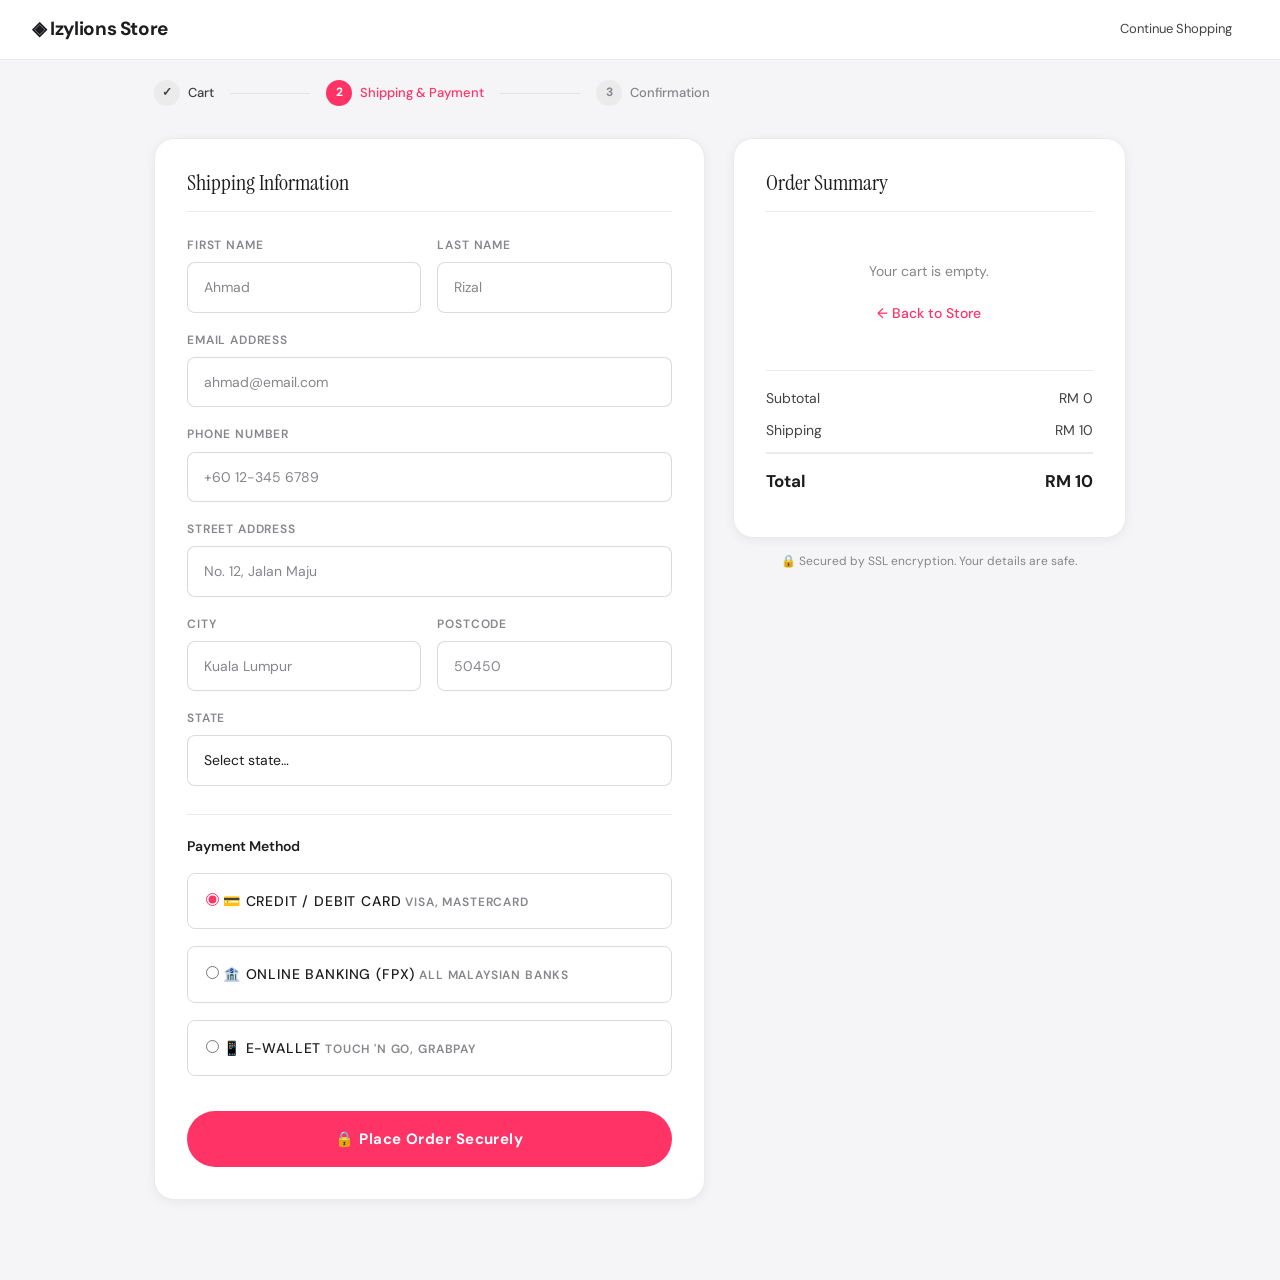
<file: pages/checkout.html>
<!DOCTYPE html>
<html lang="en">
<head>
  <meta charset="UTF-8"/>
  <meta name="viewport" content="width=device-width, initial-scale=1.0"/>
  <title>Checkout — Izylions Store</title>
  <meta name="description" content="Complete your purchase at Izylions Store. Secure checkout with shipping details and payment.">
  <link rel="stylesheet" href="../css/base.css"/>
  <link rel="stylesheet" href="../css/navbar.css"/>
  <link rel="stylesheet" href="../css/cart.css"/>
  <link rel="stylesheet" href="../css/checkout.css"/>
  <link href="https://fonts.googleapis.com/css2?family=Instrument+Serif:ital@0;1&family=DM+Sans:wght@300;400;500;600&display=swap" rel="stylesheet">
</head>
<body>

  <!-- Minimal Navbar -->
  <nav class="navbar" id="navbar">
    <div class="nav-logo"><a href="../index.html">◈ Izylions Store</a></div>
    <div class="nav-actions">
      <a href="../pages/products.html" style="font-size:13px;color:var(--text-2);padding:8px 16px;border-radius:var(--radius-sm);transition:background 0.15s;" onmouseover="this.style.background='rgba(0,0,0,0.05)'" onmouseout="this.style.background=''">Continue Shopping</a>
    </div>
  </nav>

  <main class="checkout-page">

    <!-- Step Indicator -->
    <div class="checkout-steps">
      <div class="checkout-step done">
        <span class="step-num">✓</span> Cart
      </div>
      <span class="step-sep"></span>
      <div class="checkout-step active">
        <span class="step-num">2</span> Shipping & Payment
      </div>
      <span class="step-sep"></span>
      <div class="checkout-step" id="stepConfirm">
        <span class="step-num">3</span> Confirmation
      </div>
    </div>

    <!-- Main checkout grid -->
    <div class="checkout-container" id="checkoutContainer">

      <!-- Left: Form -->
      <div class="checkout-panel">
        <h2>Shipping Information</h2>
        <form id="checkoutForm" class="checkout-form" novalidate>

          <div class="form-row">
            <div class="form-group">
              <label for="firstName">First Name</label>
              <input type="text" id="firstName" placeholder="Ahmad" required>
            </div>
            <div class="form-group">
              <label for="lastName">Last Name</label>
              <input type="text" id="lastName" placeholder="Rizal" required>
            </div>
          </div>

          <div class="form-group">
            <label for="email">Email Address</label>
            <input type="email" id="email" placeholder="ahmad@email.com" required>
          </div>

          <div class="form-group">
            <label for="phone">Phone Number</label>
            <input type="tel" id="phone" placeholder="+60 12-345 6789">
          </div>

          <div class="form-group">
            <label for="address">Street Address</label>
            <input type="text" id="address" placeholder="No. 12, Jalan Maju" required>
          </div>

          <div class="form-row">
            <div class="form-group">
              <label for="city">City</label>
              <input type="text" id="city" placeholder="Kuala Lumpur" required>
            </div>
            <div class="form-group">
              <label for="postcode">Postcode</label>
              <input type="text" id="postcode" placeholder="50450" required>
            </div>
          </div>

          <div class="form-group">
            <label for="state">State</label>
            <select id="state">
              <option value="">Select state…</option>
              <option>Kuala Lumpur</option>
              <option>Selangor</option>
              <option>Johor</option>
              <option>Penang</option>
              <option>Sabah</option>
              <option>Sarawak</option>
              <option>Perak</option>
              <option>Kedah</option>
              <option>Pahang</option>
              <option>Negeri Sembilan</option>
              <option>Melaka</option>
              <option>Kelantan</option>
              <option>Terengganu</option>
              <option>Perlis</option>
              <option>Putrajaya</option>
              <option>Labuan</option>
            </select>
          </div>

          <p class="form-section-title">Payment Method</p>
          <div class="payment-options">
            <label class="payment-option">
              <input type="radio" name="payment" value="card" checked>
              <span>💳 Credit / Debit Card</span>
              <small>Visa, Mastercard</small>
            </label>
            <label class="payment-option">
              <input type="radio" name="payment" value="fpx">
              <span>🏦 Online Banking (FPX)</span>
              <small>All Malaysian banks</small>
            </label>
            <label class="payment-option">
              <input type="radio" name="payment" value="ewallet">
              <span>📱 e-Wallet</span>
              <small>Touch 'n Go, GrabPay</small>
            </label>
          </div>

          <button type="submit" class="checkout-submit" id="checkoutSubmitBtn">
            🔒 Place Order Securely
          </button>

        </form>
      </div>

      <!-- Right: Order Summary -->
      <div>
        <div class="checkout-panel">
          <h2>Order Summary</h2>
          <div class="checkout-items" id="checkoutItems">
            <p style="color:var(--text-3);font-size:14px;">Loading your cart…</p>
          </div>

          <hr class="checkout-divider">

          <div class="summary-row">
            <span>Subtotal</span>
            <span id="checkoutSubtotal">—</span>
          </div>
          <div class="summary-row">
            <span>Shipping</span>
            <span id="shippingCost">RM 10</span>
          </div>
          <div class="summary-row" id="sst-row" style="display:none;">
            <span>SST (6%)</span>
            <span id="sstAmount">—</span>
          </div>
          <div class="summary-row total">
            <span>Total</span>
            <span id="checkoutTotal">—</span>
          </div>
        </div>

        <p style="font-size:12px;color:var(--text-3);text-align:center;margin-top:14px;line-height:1.5;">
          🔒 Secured by SSL encryption. Your details are safe.
        </p>
      </div>

    </div>

    <!-- Success Screen (shown after order) -->
    <div class="checkout-success" id="checkoutSuccess">
      <div class="success-icon">
        <svg width="36" height="36" viewBox="0 0 24 24" fill="none" stroke="currentColor" stroke-width="2.5">
          <polyline points="20 6 9 17 4 12"/>
        </svg>
      </div>
      <h2>Order Placed!</h2>
      <p>Thank you for shopping with Izylions Store.<br>We'll send a confirmation to your email.</p>
      <a href="../index.html" class="checkout-submit" style="text-decoration:none;display:inline-flex;width:auto;padding:14px 36px;">
        Continue Shopping
      </a>
    </div>

  </main>

  <script src="../js/data.js"></script>
  <script src="../js/cart.js"></script>
  <script src="../js/checkout.js"></script>
</body>
</html>
</file>
<file: css/base.css>
/* ================================================
   css/base.css  — feature/ui-base
   Global design system: tokens, reset, typography, 
   utilities, buttons, toast, footer
   ================================================ */

/* ---------- Design Tokens ---------- */
:root {
  --bg:         #ffffff;
  --bg-2:       #f5f5f7;
  --bg-3:       #ebebeb;
  --bg-4:       #e0e0e0;
  --surface:    #ffffff;
  --border:     rgba(0,0,0,0.08);
  --border-md:  rgba(0,0,0,0.14);
  --text-1:     #1d1d1f;
  --text-2:     #424245;
  --text-3:     #86868b;
  --accent:     #ff3366;
  --accent-2:   #5ac8fa;
  --accent-glow: rgba(255,51,102,0.25);
  --radius-sm:  8px;
  --radius-md:  14px;
  --radius-lg:  20px;
  --radius-xl:  28px;
  --shadow-sm:  0 2px 12px rgba(0,0,0,0.06);
  --shadow-md:  0 8px 32px rgba(0,0,0,0.1);
  --shadow-lg:  0 20px 60px rgba(0,0,0,0.15);
  --font-display: 'Instrument Serif', Georgia, serif;
  --font-body:    'DM Sans', sans-serif;
  --ease-smooth: cubic-bezier(0.4, 0, 0.2, 1);
  --ease-spring: cubic-bezier(0.34, 1.56, 0.64, 1);
}

/* ---------- Reset ---------- */
*, *::before, *::after { box-sizing: border-box; margin: 0; padding: 0; }
html { scroll-behavior: smooth; }
body {
  background: var(--bg);
  color: var(--text-1);
  font-family: var(--font-body);
  font-size: 17px;
  line-height: 1.6;
  -webkit-font-smoothing: antialiased;
  overflow-x: hidden;
}
a { color: inherit; text-decoration: none; }
img { display: block; max-width: 100%; }
ul { list-style: none; }
button { cursor: pointer; border: none; background: none; font: inherit; }
input, select, textarea { font: inherit; }

/* ---------- Typography ---------- */
h1, h2, h3, h4 { font-family: var(--font-display); line-height: 1.1; font-weight: 400; }
h1 { font-size: clamp(3rem, 8vw, 7rem); }
h2 { font-size: clamp(2rem, 4vw, 3.5rem); }
h3 { font-size: clamp(1.3rem, 2.5vw, 2rem); }
h4 { font-size: 1rem; font-family: var(--font-body); font-weight: 600; text-transform: uppercase; letter-spacing: 0.08em; color: var(--text-3); }
p  { color: var(--text-2); }

/* ---------- Buttons ---------- */
.btn-primary {
  display: inline-flex;
  align-items: center;
  justify-content: center;
  gap: 8px;
  padding: 13px 28px;
  background: var(--accent);
  color: #fff;
  border-radius: 980px;
  font-size: 15px;
  font-weight: 500;
  letter-spacing: -0.01em;
  transition: all 0.25s var(--ease-smooth);
  white-space: nowrap;
}
.btn-primary:hover { background: #e62254; transform: scale(1.02); }
.btn-primary:active { transform: scale(0.98); }
.btn-primary.full-width { width: 100%; }

.btn-ghost {
  display: inline-flex;
  align-items: center;
  padding: 13px 28px;
  background: transparent;
  color: var(--accent-2);
  border: 1.5px solid rgba(0,113,227,0.4);
  border-radius: 980px;
  font-size: 15px;
  font-weight: 500;
  transition: all 0.25s var(--ease-smooth);
}
.btn-ghost:hover { background: rgba(0,113,227,0.1); border-color: var(--accent-2); }

.btn-secondary {
  display: inline-flex;
  align-items: center;
  justify-content: center;
  gap: 6px;
  padding: 10px 20px;
  background: var(--bg-4);
  color: var(--text-1);
  border: 1px solid var(--border-md);
  border-radius: 980px;
  font-size: 14px;
  font-weight: 500;
  transition: all 0.2s var(--ease-smooth);
}
.btn-secondary:hover { background: var(--surface); border-color: rgba(0,0,0,0.25); }

/* ---------- Section Headers ---------- */
.section-header {
  display: flex;
  align-items: baseline;
  justify-content: space-between;
  padding: 0 5%;
  margin-bottom: 32px;
}
.section-header h2 { font-size: clamp(1.8rem, 3vw, 2.8rem); }
.see-all { color: var(--accent-2); font-size: 15px; font-weight: 500; }
.see-all:hover { text-decoration: underline; }

/* ---------- Promo Banner ---------- */
.promo-banner {
  margin: 80px 5%;
  border-radius: var(--radius-xl);
  background: linear-gradient(135deg, #0a0a0f 0%, #0d1117 50%, #0a0a14 100%);
  border: 1px solid var(--border);
  overflow: hidden;
}
.promo-inner {
  display: grid;
  grid-template-columns: 1fr 1fr;
  align-items: center;
  min-height: 420px;
  padding: 60px;
  gap: 60px;
}
.promo-label {
  display: inline-block;
  padding: 4px 12px;
  background: rgba(0,113,227,0.15);
  border: 1px solid rgba(0,113,227,0.3);
  border-radius: 980px;
  font-size: 12px;
  font-weight: 500;
  color: #5ac8fa;
  letter-spacing: 0.08em;
  text-transform: uppercase;
  margin-bottom: 20px;
}
.promo-text h2 { margin-bottom: 16px; }
.promo-text p  { max-width: 380px; margin-bottom: 32px; font-size: 18px; }
.promo-visual {
  display: flex;
  align-items: center;
  justify-content: center;
}
.promo-device {
  width: 240px;
  height: 240px;
  border-radius: 50%;
  background: conic-gradient(from 200deg at 50% 50%,
    #1a1a2e, #16213e, #0f3460, #533483, #e94560, #0f3460, #1a1a2e);
  box-shadow: 0 0 80px rgba(83,52,131,0.5), 0 0 160px rgba(83,52,131,0.2);
  animation: rotateSlow 10s linear infinite;
}
@keyframes rotateSlow { to { transform: rotate(360deg); } }

/* ---------- Categories ---------- */
.categories-section { padding: 40px 5% 80px; }
.category-grid {
  display: grid;
  grid-template-columns: repeat(4, 1fr);
  gap: 16px;
}
.cat-card {
  display: flex;
  flex-direction: column;
  justify-content: flex-end;
  padding: 28px;
  border-radius: var(--radius-lg);
  border: 1px solid var(--border);
  min-height: 200px;
  transition: transform 0.3s var(--ease-smooth), border-color 0.3s;
  position: relative;
  overflow: hidden;
}
.cat-card::before {
  content: '';
  position: absolute;
  inset: 0;
  opacity: 0;
  transition: opacity 0.3s;
}
.cat-card:hover { transform: translateY(-4px); border-color: var(--border-md); }
.cat-card:hover::before { opacity: 1; }
.cat-mac    { background: linear-gradient(135deg, #2a0845, #6441A5); } /* Tops */
.cat-iphone { background: linear-gradient(135deg, #114357, #F29492); } /* Bottoms */
.cat-audio  { background: linear-gradient(135deg, #ff4b1f, #ff9068); } /* Outerwear */
.cat-acc    { background: linear-gradient(135deg, #1D976C, #93F9B9); } /* Dresses */
.cat-label  { font-family: var(--font-display); font-size: 1.8rem; color: #fff; text-shadow: 0 2px 8px rgba(0,0,0,0.4); }
.cat-cta    { font-size: 14px; color: #fff; margin-top: 8px; font-weight: 500; }

/* ---------- Footer ---------- */
.site-footer {
  border-top: 1px solid var(--border);
  padding: 60px 5% 40px;
  background: var(--bg-2);
}
.footer-cols {
  display: grid;
  grid-template-columns: repeat(3, 1fr);
  gap: 40px;
  margin-bottom: 48px;
}
.footer-col h5 {
  font-family: var(--font-body);
  font-size: 13px;
  font-weight: 600;
  text-transform: uppercase;
  letter-spacing: 0.08em;
  color: var(--text-3);
  margin-bottom: 16px;
}
.footer-col a {
  display: block;
  color: var(--text-2);
  font-size: 14px;
  margin-bottom: 10px;
  transition: color 0.2s;
}
.footer-col a:hover { color: var(--text-1); }
.footer-bottom { border-top: 1px solid var(--border); padding-top: 24px; }
.footer-bottom p { font-size: 13px; color: var(--text-3); }

/* ---------- Toast ---------- */
.toast {
  position: fixed;
  bottom: 32px;
  left: 50%;
  transform: translateX(-50%) translateY(20px);
  background: var(--surface);
  border: 1px solid var(--border-md);
  color: var(--text-1);
  padding: 14px 28px;
  border-radius: 980px;
  font-size: 14px;
  font-weight: 500;
  opacity: 0;
  pointer-events: none;
  transition: all 0.35s var(--ease-spring);
  z-index: 9999;
  box-shadow: var(--shadow-md);
  white-space: nowrap;
}
.toast.show {
  opacity: 1;
  transform: translateX(-50%) translateY(0);
}

/* ---------- Modal Overlay ---------- */
.modal-overlay {
  position: fixed;
  inset: 0;
  background: rgba(0,0,0,0.7);
  backdrop-filter: blur(8px);
  z-index: 100;
  opacity: 0;
  pointer-events: none;
  transition: opacity 0.3s;
}
.modal-overlay.active { opacity: 1; pointer-events: all; }

/* ---------- Utilities ---------- */
.hidden { display: none !important; }
.sr-only { position: absolute; width: 1px; height: 1px; overflow: hidden; clip: rect(0,0,0,0); }

/* ---------- Responsive ---------- */
@media (max-width: 900px) {
  .category-grid { grid-template-columns: repeat(2, 1fr); }
  .promo-inner   { grid-template-columns: 1fr; padding: 40px; }
  .promo-visual  { display: none; }
  .footer-cols   { grid-template-columns: repeat(2, 1fr); }
}
@media (max-width: 600px) {
  .category-grid { grid-template-columns: 1fr; }
  .footer-cols   { grid-template-columns: 1fr; }
}
</file>
<file: css/navbar.css>
/* ================================================
   css/navbar.css — Nike-style Navbar
   Fixed, frosted-glass, functional dropdowns
   ================================================ */

.navbar {
  position: fixed;
  top: 0; left: 0; right: 0;
  z-index: 500;
  display: flex;
  align-items: center;
  justify-content: space-between;
  padding: 0 32px;
  height: 60px;
  background: rgba(255, 255, 255, 0.92);
  backdrop-filter: saturate(200%) blur(24px);
  -webkit-backdrop-filter: saturate(200%) blur(24px);
  border-bottom: 1px solid var(--border);
  transition: background 0.3s ease, box-shadow 0.3s ease;
}
.navbar.scrolled {
  background: rgba(255, 255, 255, 0.98);
  box-shadow: 0 2px 20px rgba(0,0,0,0.08);
}

/* Logo */
.nav-logo a {
  font-family: var(--font-body);
  font-size: 19px;
  font-weight: 700;
  letter-spacing: -0.02em;
  color: var(--text-1);
  transition: opacity 0.2s;
}
.nav-logo a:hover { opacity: 0.65; }

/* Nav Links */
.nav-links {
  display: flex;
  align-items: stretch;
  gap: 0;
  height: 100%;
}
.nav-links > li {
  position: relative;
  display: flex;
  align-items: center;
}
.nav-links > li > a {
  display: flex;
  align-items: center;
  height: 60px;
  padding: 0 14px;
  font-size: 13px;
  font-weight: 500;
  color: var(--text-1);
  transition: color 0.15s;
  white-space: nowrap;
  position: relative;
}
.nav-links > li > a::after {
  content: '';
  position: absolute;
  bottom: 0; left: 14px; right: 14px;
  height: 2px;
  background: var(--accent);
  transform: scaleX(0);
  transition: transform 0.2s ease;
}
.nav-links > li > a:hover { color: var(--accent); }
.nav-links > li > a:hover::after { transform: scaleX(1); }
.nav-links > li.has-dropdown > a:hover { color: var(--text-1); }
.nav-links > li.has-dropdown > a:hover::after { transform: scaleX(0); }

/* ---- Dropdown — FIXED hover gap ---- */
.dropdown {
  position: absolute;
  top: 60px; /* flush with navbar bottom */
  left: 50%;
  transform: translateX(-50%) translateY(-4px);
  background: rgba(255, 255, 255, 0.99);
  border: 1px solid var(--border-md);
  border-radius: var(--radius-lg);
  padding: 28px 32px;
  display: flex;
  gap: 48px;
  min-width: 340px;
  opacity: 0;
  pointer-events: none;
  box-shadow: 0 16px 48px rgba(0,0,0,0.12);
  transition: opacity 0.2s ease, transform 0.2s ease;
  /* bridge the gap — extend clickable area */
  margin-top: 0;
}
/* pseudo-element bridge so hover doesn't break on gap */
.has-dropdown::before {
  content: '';
  position: absolute;
  bottom: -8px; left: 0; right: 0;
  height: 8px;
  display: block;
}
.has-dropdown:hover .dropdown {
  opacity: 1;
  pointer-events: all;
  transform: translateX(-50%) translateY(0);
}
.dropdown-col h4 {
  font-size: 11px;
  font-weight: 700;
  text-transform: uppercase;
  letter-spacing: 0.1em;
  color: var(--text-3);
  margin-bottom: 14px;
  font-family: var(--font-body);
}
.dropdown-col a {
  display: block;
  font-size: 14px;
  font-weight: 500;
  color: var(--text-2);
  padding: 7px 0;
  transition: color 0.15s;
}
.dropdown-col a:hover { color: var(--accent); }

/* Nav Actions */
.nav-actions {
  display: flex;
  align-items: center;
  gap: 4px;
}
.nav-icon-btn {
  display: flex;
  align-items: center;
  justify-content: center;
  width: 38px;
  height: 38px;
  border-radius: 50%;
  color: var(--text-1);
  transition: background 0.15s, color 0.15s;
  position: relative;
}
.nav-icon-btn:hover { background: rgba(0,0,0,0.06); }
.nav-icon-btn svg { pointer-events: none; }

/* Cart badge */
.cart-badge {
  position: absolute;
  top: 2px; right: 2px;
  min-width: 16px;
  height: 16px;
  background: var(--accent);
  color: #fff;
  font-size: 10px;
  font-weight: 700;
  border-radius: 980px;
  display: flex;
  align-items: center;
  justify-content: center;
  padding: 0 3px;
  pointer-events: none;
  opacity: 0;
  transform: scale(0.5);
  transition: opacity 0.2s, transform 0.2s var(--ease-spring);
}
.cart-badge.has-items { opacity: 1; transform: scale(1); }

/* Mobile hamburger */
.nav-hamburger {
  display: none;
  flex-direction: column;
  gap: 5px;
  padding: 8px;
  cursor: pointer;
}
.nav-hamburger span {
  display: block;
  width: 22px;
  height: 1.5px;
  background: var(--text-1);
  transition: transform 0.3s, opacity 0.3s;
}

/* Mobile nav drawer */
.mobile-nav {
  position: fixed;
  inset: 60px 0 0;
  background: rgba(255,255,255,0.98);
  backdrop-filter: blur(20px);
  z-index: 400;
  padding: 32px 24px;
  transform: translateX(100%);
  transition: transform 0.4s var(--ease-smooth);
  overflow-y: auto;
}
.mobile-nav.open { transform: translateX(0); }
.mobile-nav a {
  display: block;
  font-size: 22px;
  font-family: var(--font-display);
  color: var(--text-1);
  padding: 16px 0;
  border-bottom: 1px solid var(--border);
}

/* ---- Inline Search ---- */
.inline-search-container {
  display: flex;
  align-items: center;
  position: relative;
  margin-right: 4px;
}
.inline-search-input {
  width: 0;
  opacity: 0;
  padding: 0;
  border: 1.5px solid transparent;
  background: rgba(0,0,0,0.04);
  color: var(--text-1);
  font-size: 14px;
  font-family: var(--font-body);
  border-radius: 980px;
  transition: all 0.3s var(--ease-smooth);
  pointer-events: none;
  outline: none;
}
.inline-search-input::placeholder { color: var(--text-3); }
.inline-search-container.active .inline-search-input {
  width: 210px;
  opacity: 1;
  padding: 7px 18px;
  pointer-events: all;
  border-color: var(--border-md);
  margin-right: 6px;
}
.inline-search-input:focus {
  border-color: var(--accent-2) !important;
}
.inline-search-results {
  position: absolute;
  top: calc(100% + 14px);
  right: 0;
  width: 320px;
  background: #ffffff;
  border: 1px solid var(--border-md);
  border-radius: var(--radius-md);
  box-shadow: 0 12px 48px rgba(0,0,0,0.12);
  padding: 10px;
  display: none;
  flex-direction: column;
  gap: 2px;
  z-index: 600;
  max-height: 420px;
  overflow-y: auto;
}
.inline-search-container.active .inline-search-results {
  display: flex;
}

@media (max-width: 900px) {
  .nav-links { display: none; }
  .nav-hamburger { display: flex; }
}
</file>
<file: css/hero.css>
/* ================================================
   css/hero.css — Nike-style Hero Slideshow
   Full-screen slides with video, pause, shop CTAs
   ================================================ */

.hero-slideshow {
  position: relative;
  width: 100%;
  height: 100vh;
  min-height: 600px;
  overflow: hidden;
  background: #111;
}

/* ---- Slides Container ---- */
.slides-container {
  position: absolute;
  inset: 0;
  width: 100%;
  height: 100%;
}

.slide {
  position: absolute;
  inset: 0;
  opacity: 0;
  visibility: hidden;
  transition: opacity 0.9s cubic-bezier(0.4, 0, 0.2, 1),
              visibility 0.9s;
  display: flex;
  align-items: flex-end;
  justify-content: flex-start;
  cursor: pointer;
}

.slide.active {
  opacity: 1;
  visibility: visible;
  z-index: 2;
}

/* ---- Slide Background (Image) ---- */
.slide-bg {
  position: absolute;
  inset: 0;
  z-index: 1;
  transform: scale(1.04);
  transition: transform 7s ease-out;
  background-size: cover !important;
  background-position: center !important;
}
.slide.active .slide-bg {
  transform: scale(1);
}

/* ---- Slide Video Background ---- */
.slide-video {
  position: absolute;
  inset: 0;
  z-index: 1;
  width: 100%;
  height: 100%;
  object-fit: cover;
  transform: scale(1.04);
  transition: transform 7s ease-out;
}
.slide.active .slide-video {
  transform: scale(1);
}

/* ---- Dark gradient at bottom for text legibility ---- */
.slide::after {
  content: '';
  position: absolute;
  inset: 0;
  z-index: 2;
  background: linear-gradient(
    to top,
    rgba(0,0,0,0.75) 0%,
    rgba(0,0,0,0.3) 45%,
    rgba(0,0,0,0.08) 100%
  );
  pointer-events: none;
}

/* ---- Slide Content (Nike-style: bottom-left) ---- */
.slide-content {
  position: relative;
  z-index: 3;
  padding: 60px 7%;
  max-width: 700px;
  opacity: 0;
  transform: translateY(32px);
  transition: opacity 0.8s ease 0.4s, transform 0.8s ease 0.4s;
  pointer-events: none;
}
.slide.active .slide-content {
  opacity: 1;
  transform: translateY(0);
}

.slide-eyebrow {
  display: inline-block;
  font-size: 12px;
  font-weight: 700;
  letter-spacing: 0.2em;
  text-transform: uppercase;
  color: #ff3366;
  background: rgba(255,51,102,0.12);
  border: 1px solid rgba(255,51,102,0.35);
  padding: 4px 12px;
  border-radius: 980px;
  margin-bottom: 18px;
}

.slide-title {
  font-family: var(--font-display);
  font-size: clamp(3rem, 7vw, 6.5rem);
  font-weight: 400;
  line-height: 1.02;
  letter-spacing: -0.02em;
  color: #ffffff;
  margin-bottom: 18px;
  text-shadow: 0 2px 30px rgba(0,0,0,0.4);
}

.slide-subtitle {
  font-size: clamp(0.95rem, 1.8vw, 1.15rem);
  color: rgba(255,255,255,0.85);
  line-height: 1.55;
  margin-bottom: 36px;
  max-width: 480px;
}

/* ---- Slide CTA Buttons ---- */
.slide-ctas {
  display: flex;
  gap: 14px;
  flex-wrap: wrap;
  pointer-events: all;
}
.slide-cta-shop {
  display: inline-flex;
  align-items: center;
  gap: 8px;
  padding: 14px 32px;
  background: #ffffff;
  color: #111111;
  font-size: 14px;
  font-weight: 700;
  letter-spacing: 0.03em;
  border-radius: 980px;
  text-decoration: none;
  transition: background 0.2s, transform 0.2s, box-shadow 0.2s;
  pointer-events: all;
}
.slide-cta-shop:hover {
  background: #f0f0f0;
  transform: scale(1.03);
  box-shadow: 0 8px 24px rgba(0,0,0,0.25);
}
.slide-cta-play {
  display: inline-flex;
  align-items: center;
  gap: 10px;
  padding: 14px 28px;
  background: rgba(255,255,255,0.15);
  color: #ffffff;
  font-size: 14px;
  font-weight: 600;
  border: 1.5px solid rgba(255,255,255,0.5);
  border-radius: 980px;
  text-decoration: none;
  cursor: pointer;
  backdrop-filter: blur(8px);
  transition: background 0.2s, border-color 0.2s;
  pointer-events: all;
}
.slide-cta-play:hover {
  background: rgba(255,255,255,0.25);
  border-color: rgba(255,255,255,0.8);
}
.play-icon {
  width: 20px;
  height: 20px;
  border-radius: 50%;
  background: #fff;
  display: flex;
  align-items: center;
  justify-content: center;
}
.play-icon svg { display: block; }

/* ---- Bottom Controls Bar (Nike-style) ---- */
.hero-controls {
  position: absolute;
  bottom: 28px;
  right: 7%;
  z-index: 10;
  display: flex;
  align-items: center;
  gap: 16px;
}

/* Slide dots */
.slide-dots {
  display: flex;
  align-items: center;
  gap: 8px;
}
.dot {
  width: 6px;
  height: 6px;
  border-radius: 50%;
  background: rgba(255,255,255,0.4);
  cursor: pointer;
  transition: all 0.3s;
  border: none;
  padding: 0;
}
.dot.active {
  background: #ffffff;
  width: 22px;
  border-radius: 3px;
}

/* Prev / Next arrows */
.slide-btn {
  position: absolute;
  top: 50%;
  transform: translateY(-50%);
  z-index: 10;
  width: 48px;
  height: 48px;
  border-radius: 50%;
  background: rgba(255,255,255,0.15);
  border: 1.5px solid rgba(255,255,255,0.3);
  color: #fff;
  display: flex;
  align-items: center;
  justify-content: center;
  cursor: pointer;
  backdrop-filter: blur(8px);
  transition: background 0.2s, border-color 0.2s, transform 0.2s;
  font-size: 0;
}
.slide-btn:hover {
  background: rgba(255,255,255,0.28);
  border-color: rgba(255,255,255,0.6);
  transform: translateY(-50%) scale(1.05);
}
.slide-btn svg { pointer-events: none; }
.slide-btn.prev { left: 32px; }
.slide-btn.next { right: 32px; }

/* Pause / Play button */
.pause-btn {
  width: 40px;
  height: 40px;
  border-radius: 50%;
  background: rgba(255,255,255,0.15);
  border: 1.5px solid rgba(255,255,255,0.3);
  color: #fff;
  display: flex;
  align-items: center;
  justify-content: center;
  cursor: pointer;
  backdrop-filter: blur(8px);
  transition: background 0.2s, border-color 0.2s;
}
.pause-btn:hover {
  background: rgba(255,255,255,0.28);
  border-color: rgba(255,255,255,0.6);
}
.pause-btn svg { pointer-events: none; }

/* Slide counter */
.slide-counter {
  font-size: 13px;
  color: rgba(255,255,255,0.7);
  font-weight: 500;
  letter-spacing: 0.05em;
  min-width: 40px;
  text-align: center;
}
</file>
<file: css/products.css>
/* ================================================
   css/products.css  — feature/ui-base + feature/cart + feature/wishlist
   Product grid, cards, hover states, product page
   ================================================ */

/* ---------- Product Grid ---------- */
.product-grid {
  display: grid;
  grid-template-columns: repeat(auto-fill, minmax(280px, 1fr));
  gap: 20px;
  padding: 0 5%;
}

/* ---------- Product Card ---------- */
.product-card {
  background: var(--bg-3);
  border: 1px solid var(--border);
  border-radius: var(--radius-lg);
  overflow: hidden;
  transition: transform 0.35s var(--ease-smooth),
              border-color 0.35s,
              box-shadow 0.35s;
  cursor: pointer;
  position: relative;
  display: flex;
  flex-direction: column;
}
.product-card:hover {
  transform: translateY(-6px);
  border-color: var(--border-md);
  box-shadow: 0 16px 48px rgba(0,0,0,0.5);
}

/* Image */
.product-img-wrap {
  aspect-ratio: 4/3;
  background: var(--bg-4);
  display: flex;
  align-items: center;
  justify-content: center;
  overflow: hidden;
  position: relative;
}
.product-img-wrap img {
  width: 100%;
  height: 100%;
  object-fit: cover;
  transition: transform 0.5s var(--ease-smooth);
}
.product-card:hover .product-img-wrap img { transform: scale(1.05); }

/* Placeholder for products without image */
.product-img-placeholder {
  width: 100%;
  height: 100%;
  display: flex;
  align-items: center;
  justify-content: center;
  font-size: 5rem;
  background: linear-gradient(135deg, var(--bg-3), var(--bg-4));
}

/* Wishlist button on card */
.card-wishlist-btn {
  position: absolute;
  top: 12px; right: 12px;
  width: 36px; height: 36px;
  border-radius: 50%;
  background: rgba(0,0,0,0.5);
  backdrop-filter: blur(8px);
  border: 1px solid var(--border);
  display: flex; align-items: center; justify-content: center;
  color: var(--text-2);
  transition: all 0.2s;
  z-index: 2;
}
.card-wishlist-btn:hover,
.card-wishlist-btn.wishlisted { color: #ff375f; border-color: rgba(255,55,95,0.4); }
.card-wishlist-btn svg { pointer-events: none; }
.card-wishlist-btn.wishlisted svg { fill: #ff375f; }

/* Badge */
.product-badge {
  position: absolute;
  top: 12px; left: 12px;
  padding: 4px 10px;
  background: var(--accent-2);
  color: #fff;
  font-size: 11px;
  font-weight: 600;
  border-radius: 980px;
  letter-spacing: 0.04em;
  z-index: 2;
}
.product-badge.new  { background: #30d158; color: #000; }
.product-badge.sale { background: #ff375f; }

/* Info */
.product-info {
  padding: 20px;
  flex: 1;
  display: flex;
  flex-direction: column;
  gap: 6px;
}
.product-category {
  font-size: 11px;
  font-weight: 600;
  text-transform: uppercase;
  letter-spacing: 0.1em;
  color: var(--text-3);
}
.product-name {
  font-family: var(--font-display);
  font-size: 1.25rem;
  color: var(--text-1);
  line-height: 1.25;
}
.product-desc {
  font-size: 13px;
  color: var(--text-3);
  line-height: 1.5;
  flex: 1;
}
.product-price-row {
  display: flex;
  align-items: baseline;
  gap: 8px;
  margin-top: 8px;
}
.product-price {
  font-size: 1.1rem;
  font-weight: 600;
  color: var(--text-1);
}
.product-price-original {
  font-size: 0.85rem;
  color: var(--text-3);
  text-decoration: line-through;
}

/* Card actions */
.product-actions {
  display: flex;
  gap: 8px;
  padding: 0 20px 20px;
}
.product-actions .btn-primary { flex: 1; font-size: 13px; padding: 10px 16px; }

/* ---------- Products Page ---------- */
.products-page { padding-top: 80px; min-height: 100vh; }
.products-page-header { padding: 40px 5% 32px; }
.products-page-header h1 { font-size: clamp(2rem, 5vw, 4rem); }
.products-page-header p { color: var(--text-2); margin-top: 8px; }

/* Filter bar */
.filter-bar {
  display: flex;
  align-items: center;
  gap: 8px;
  padding: 0 5% 32px;
  flex-wrap: wrap;
}
.filter-btn {
  padding: 8px 18px;
  border-radius: 980px;
  font-size: 13px;
  font-weight: 500;
  color: var(--text-2);
  border: 1px solid var(--border);
  background: transparent;
  transition: all 0.2s;
}
.filter-btn:hover   { border-color: var(--border-md); color: var(--text-1); }
.filter-btn.active  { background: var(--text-1); color: #000; border-color: var(--text-1); }

/* ---------- Search overlay ---------- */
.search-overlay {
  position: fixed;
  inset: 0;
  background: rgba(255,255,255,0.95);
  backdrop-filter: blur(20px);
  z-index: 300;
  display: flex;
  flex-direction: column;
  align-items: center;
  padding-top: 120px;
  opacity: 0;
  pointer-events: none;
  transition: opacity 0.3s;
}
.search-overlay.active { opacity: 1; pointer-events: all; }
.search-input-wrap {
  position: relative;
  width: 100%;
  max-width: 600px;
  padding: 0 24px;
}
.search-input-wrap input {
  width: 100%;
  background: rgba(0,0,0,0.04);
  border: 1px solid var(--border-md);
  border-radius: var(--radius-md);
  padding: 20px 56px 20px 20px;
  font-size: 24px;
  color: var(--text-1);
  outline: none;
  transition: border-color 0.2s;
}
.search-input-wrap input:focus { border-color: var(--accent-2); }
.search-input-wrap input::placeholder { color: var(--text-3); }
.search-close-btn {
  position: absolute;
  right: 36px;
  top: 50%;
  transform: translateY(-50%);
  color: var(--text-3);
  font-size: 20px;
}
.search-results {
  width: 100%;
  max-width: 600px;
  padding: 16px 24px;
  max-height: 60vh;
  overflow-y: auto;
}

/* ---------- Responsive ---------- */
@media (max-width: 600px) {
  .product-grid { grid-template-columns: 1fr; }
}
</file>
<file: css/cart.css>
/* ================================================
   css/cart.css  — feature/cart
   Slide-in cart sidebar
   ================================================ */

.cart-sidebar {
  position: fixed;
  top: 0; right: 0;
  width: 400px;
  max-width: 100vw;
  height: 100vh;
  background: var(--bg-3);
  border-left: 1px solid var(--border);
  z-index: 150;
  display: flex;
  flex-direction: column;
  transform: translateX(100%);
  transition: transform 0.4s var(--ease-smooth);
  backdrop-filter: blur(20px);
}
.cart-sidebar.open { transform: translateX(0); }

.cart-overlay {
  position: fixed;
  inset: 0;
  background: rgba(0,0,0,0.6);
  backdrop-filter: blur(4px);
  z-index: 140;
  opacity: 0;
  pointer-events: none;
  transition: opacity 0.4s;
}
.cart-overlay.active { opacity: 1; pointer-events: all; }

/* Header */
.cart-header {
  display: flex;
  align-items: center;
  justify-content: space-between;
  padding: 28px 24px 20px;
  border-bottom: 1px solid var(--border);
}
.cart-header h3 { font-family: var(--font-display); font-size: 1.5rem; }
.cart-header button {
  width: 32px; height: 32px;
  border-radius: 50%;
  background: var(--bg-4);
  color: var(--text-2);
  font-size: 16px;
  display: flex; align-items: center; justify-content: center;
  transition: background 0.2s, color 0.2s;
}
.cart-header button:hover { background: var(--surface); color: var(--text-1); }

/* Items */
.cart-items {
  flex: 1;
  overflow-y: auto;
  padding: 16px 24px;
  display: flex;
  flex-direction: column;
  gap: 12px;
}
.cart-items::-webkit-scrollbar { width: 4px; }
.cart-items::-webkit-scrollbar-track { background: transparent; }
.cart-items::-webkit-scrollbar-thumb { background: var(--border-md); border-radius: 4px; }

/* Empty cart */
.cart-empty {
  display: flex;
  flex-direction: column;
  align-items: center;
  justify-content: center;
  flex: 1;
  gap: 16px;
  color: var(--text-3);
  text-align: center;
  padding: 40px;
}
.cart-empty svg { opacity: 0.3; }
.cart-empty p { font-size: 15px; }

/* Cart Item */
.cart-item {
  display: grid;
  grid-template-columns: 72px 1fr auto;
  gap: 14px;
  align-items: start;
  padding: 14px;
  background: var(--bg-4);
  border-radius: var(--radius-md);
  border: 1px solid var(--border);
  animation: slideInRight 0.3s var(--ease-spring) both;
}
@keyframes slideInRight {
  from { opacity: 0; transform: translateX(16px); }
  to   { opacity: 1; transform: translateX(0); }
}
.cart-item-img {
  width: 72px; height: 72px;
  border-radius: var(--radius-sm);
  background: var(--bg-3);
  display: flex;
  align-items: center;
  justify-content: center;
  font-size: 2rem;
  flex-shrink: 0;
  overflow: hidden;
}
.cart-item-img img { width: 100%; height: 100%; object-fit: cover; }
.cart-item-info { min-width: 0; }
.cart-item-name {
  font-size: 14px;
  font-weight: 500;
  color: var(--text-1);
  margin-bottom: 4px;
  white-space: nowrap;
  overflow: hidden;
  text-overflow: ellipsis;
}
.cart-item-price {
  font-size: 13px;
  color: var(--text-2);
}

/* Qty controls */
.cart-item-qty {
  display: flex;
  align-items: center;
  gap: 6px;
  margin-top: 8px;
}
.qty-btn {
  width: 24px; height: 24px;
  border-radius: 50%;
  background: var(--bg-3);
  border: 1px solid var(--border-md);
  color: var(--text-1);
  font-size: 14px;
  display: flex; align-items: center; justify-content: center;
  transition: background 0.15s;
}
.qty-btn:hover { background: var(--surface); }
.qty-value { font-size: 13px; min-width: 20px; text-align: center; color: var(--text-1); }

/* Remove btn */
.cart-item-remove {
  color: var(--text-3);
  font-size: 13px;
  padding: 4px;
  transition: color 0.2s;
  flex-shrink: 0;
}
.cart-item-remove:hover { color: #ff375f; }

/* Footer */
.cart-footer {
  padding: 20px 24px 32px;
  border-top: 1px solid var(--border);
  display: flex;
  flex-direction: column;
  gap: 16px;
}
.cart-total {
  display: flex;
  justify-content: space-between;
  align-items: center;
}
.cart-total span:first-child { font-size: 15px; color: var(--text-2); }
.cart-total span:last-child  { font-size: 1.25rem; font-weight: 600; color: var(--text-1); }
</file>
<file: css/auth.css>
/* ================================================
   css/auth.css  — feature/auth
   Login / Register modal + Wishlist modal
   ================================================ */

/* ---------- Auth Modal ---------- */
.auth-modal {
  position: fixed;
  top: 50%; left: 50%;
  transform: translate(-50%, -50%) scale(0.95);
  z-index: 200;
  background: var(--bg-3);
  border: 1px solid var(--border-md);
  border-radius: var(--radius-xl);
  padding: 40px 48px;
  width: 100%;
  max-width: 440px;
  opacity: 0;
  pointer-events: none;
  transition: opacity 0.3s var(--ease-smooth), transform 0.3s var(--ease-spring);
  box-shadow: var(--shadow-lg);
}
.auth-modal.active {
  opacity: 1;
  pointer-events: all;
  transform: translate(-50%, -50%) scale(1);
}

.modal-close {
  position: absolute;
  top: 16px; right: 16px;
  width: 32px; height: 32px;
  border-radius: 50%;
  background: var(--bg-4);
  color: var(--text-2);
  font-size: 14px;
  display: flex; align-items: center; justify-content: center;
  transition: background 0.2s, color 0.2s;
}
.modal-close:hover { background: var(--surface); color: var(--text-1); }

/* ---------- Tabs ---------- */
.auth-tabs {
  display: flex;
  gap: 0;
  background: var(--bg-4);
  border-radius: var(--radius-md);
  padding: 4px;
  margin-bottom: 32px;
}
.auth-tab {
  flex: 1;
  padding: 10px;
  border-radius: calc(var(--radius-md) - 2px);
  font-size: 14px;
  font-weight: 500;
  color: var(--text-3);
  transition: background 0.2s, color 0.2s;
}
.auth-tab.active {
  background: var(--surface);
  color: var(--text-1);
}

/* ---------- Form ---------- */
.auth-form h2 {
  font-size: 1.8rem;
  margin-bottom: 6px;
}
.auth-subtitle {
  font-size: 14px;
  color: var(--text-3);
  margin-bottom: 28px;
}
.form-group {
  display: flex;
  flex-direction: column;
  gap: 6px;
  margin-bottom: 16px;
}
.form-group label {
  font-size: 13px;
  font-weight: 500;
  color: var(--text-2);
}
.form-group input {
  padding: 13px 16px;
  background: var(--bg-4);
  border: 1px solid var(--border);
  border-radius: var(--radius-md);
  color: var(--text-1);
  font-size: 15px;
  outline: none;
  transition: border-color 0.2s, box-shadow 0.2s;
}
.form-group input:focus {
  border-color: var(--accent-2);
  box-shadow: 0 0 0 3px var(--accent-glow);
}
.form-group input::placeholder { color: var(--text-3); }

.auth-error {
  font-size: 13px;
  color: #ff375f;
  margin-bottom: 12px;
  min-height: 18px;
}
.auth-switch {
  text-align: center;
  font-size: 13px;
  color: var(--text-3);
  margin-top: 16px;
}
.auth-switch a { color: var(--accent-2); }
.auth-switch a:hover { text-decoration: underline; }

/* ---------- Wishlist Modal ---------- */
.wishlist-modal {
  position: fixed;
  top: 50%; left: 50%;
  transform: translate(-50%, -50%) scale(0.95);
  z-index: 200;
  background: var(--bg-3);
  border: 1px solid var(--border-md);
  border-radius: var(--radius-xl);
  padding: 40px;
  width: 100%;
  max-width: 560px;
  max-height: 80vh;
  overflow-y: auto;
  opacity: 0;
  pointer-events: none;
  transition: opacity 0.3s var(--ease-smooth), transform 0.3s var(--ease-spring);
  box-shadow: var(--shadow-lg);
}
.wishlist-modal.active {
  opacity: 1;
  pointer-events: all;
  transform: translate(-50%, -50%) scale(1);
}
.wishlist-modal h3 { font-size: 1.8rem; margin-bottom: 28px; }

.wishlist-items { display: flex; flex-direction: column; gap: 12px; }

.wishlist-item {
  display: grid;
  grid-template-columns: 60px 1fr auto;
  gap: 14px;
  align-items: center;
  padding: 14px;
  background: var(--bg-4);
  border-radius: var(--radius-md);
  border: 1px solid var(--border);
}
.wishlist-item-img {
  width: 60px; height: 60px;
  border-radius: var(--radius-sm);
  background: var(--bg-3);
  display: flex; align-items: center; justify-content: center;
  font-size: 1.6rem;
  overflow: hidden;
}
.wishlist-item-img img { width: 100%; height: 100%; object-fit: cover; }
.wishlist-item-name { font-size: 14px; font-weight: 500; color: var(--text-1); }
.wishlist-item-price { font-size: 13px; color: var(--text-2); margin-top: 4px; }
.wishlist-item-actions { display: flex; flex-direction: column; gap: 6px; }
.wishlist-item-actions button { font-size: 12px; }

.wishlist-empty {
  text-align: center;
  padding: 40px;
  color: var(--text-3);
}

/* ---------- User Menu Dropdown (when logged in) ---------- */
.user-menu-dropdown {
  position: absolute;
  top: calc(100% + 12px);
  right: 0;
  background: var(--bg-3);
  border: 1px solid var(--border-md);
  border-radius: var(--radius-md);
  padding: 8px;
  min-width: 200px;
  box-shadow: var(--shadow-lg);
  z-index: 220;
  opacity: 0;
  pointer-events: none;
  transform: translateY(-4px);
  transition: opacity 0.2s, transform 0.2s;
}
.user-menu-dropdown.open {
  opacity: 1;
  pointer-events: all;
  transform: translateY(0);
}
.user-menu-info {
  padding: 10px 12px 12px;
  border-bottom: 1px solid var(--border);
  margin-bottom: 4px;
}
.user-menu-name { font-size: 14px; font-weight: 600; color: var(--text-1); }
.user-menu-email { font-size: 12px; color: var(--text-3); }
.user-menu-btn {
  display: block;
  width: 100%;
  text-align: left;
  padding: 9px 12px;
  border-radius: var(--radius-sm);
  font-size: 14px;
  color: var(--text-2);
  transition: background 0.15s, color 0.15s;
}
.user-menu-btn:hover { background: var(--bg-4); color: var(--text-1); }
.user-menu-btn.danger { color: #ff375f; }
.user-menu-btn.danger:hover { background: rgba(255,55,95,0.1); }

/* ---------- Responsive ---------- */
@media (max-width: 500px) {
  .auth-modal { padding: 32px 24px; margin: 0 16px; max-width: 100%; }
  .wishlist-modal { padding: 32px 20px; margin: 0 16px; max-width: 100%; }
}
</file>
<file: css/checkout.css>
/* ================================================
   css/checkout.css — Checkout Page
   Light, clean, premium form layout
   ================================================ */

.checkout-page {
  padding: 80px 0 80px;
  min-height: 100vh;
  background: var(--bg-2);
}

.checkout-steps {
  max-width: 1100px;
  margin: 0 auto 32px;
  padding: 0 5%;
  display: flex;
  align-items: center;
  gap: 0;
}
.checkout-step {
  display: flex;
  align-items: center;
  gap: 8px;
  font-size: 13px;
  font-weight: 500;
  color: var(--text-3);
}
.checkout-step.active { color: var(--accent); }
.checkout-step.done   { color: var(--text-2); }
.step-num {
  width: 26px; height: 26px;
  border-radius: 50%;
  background: var(--bg-3);
  display: flex; align-items: center; justify-content: center;
  font-size: 12px; font-weight: 700;
}
.checkout-step.active .step-num { background: var(--accent); color: #fff; }
.step-sep {
  flex: 1;
  height: 1px;
  background: var(--border);
  margin: 0 16px;
  max-width: 80px;
}

.checkout-container {
  max-width: 1100px;
  margin: 0 auto;
  padding: 0 5%;
  display: grid;
  grid-template-columns: 1.4fr 1fr;
  gap: 28px;
  align-items: start;
}
@media (max-width: 820px) {
  .checkout-container { grid-template-columns: 1fr; }
}

.checkout-panel {
  background: #ffffff;
  padding: 32px;
  border-radius: var(--radius-lg);
  box-shadow: var(--shadow-sm);
  border: 1px solid var(--border);
}
.checkout-panel h2 {
  font-family: var(--font-display);
  font-size: 22px;
  color: var(--text-1);
  margin-bottom: 24px;
  padding-bottom: 16px;
  border-bottom: 1px solid var(--border);
}

/* Form */
.checkout-form .form-group { margin-bottom: 18px; }
.checkout-form .form-row   { display: grid; grid-template-columns: 1fr 1fr; gap: 16px; }
.checkout-form label {
  display: block;
  font-size: 12px;
  font-weight: 600;
  color: var(--text-3);
  text-transform: uppercase;
  letter-spacing: 0.07em;
  margin-bottom: 7px;
}
.checkout-form input[type="text"],
.checkout-form input[type="email"],
.checkout-form input[type="tel"],
.checkout-form select {
  width: 100%;
  padding: 13px 16px;
  border: 1.5px solid var(--border-md);
  border-radius: var(--radius-sm);
  background: var(--bg);
  color: var(--text-1);
  font-size: 14px;
  font-family: var(--font-body);
  transition: border-color 0.2s, box-shadow 0.2s;
  outline: none;
  -webkit-appearance: none;
}
.checkout-form input:focus,
.checkout-form select:focus {
  border-color: var(--accent-2);
  box-shadow: 0 0 0 3px rgba(90,200,250,0.12);
}
.checkout-form input::placeholder { color: var(--text-3); }

.form-section-title {
  font-size: 14px;
  font-weight: 600;
  color: var(--text-1);
  margin: 28px 0 16px;
  padding-top: 20px;
  border-top: 1px solid var(--border);
}

/* Payment Options */
.payment-options { display: flex; flex-direction: column; gap: 10px; }
.payment-option {
  display: flex;
  align-items: center;
  gap: 14px;
  padding: 16px 18px;
  border: 1.5px solid var(--border-md);
  border-radius: var(--radius-sm);
  cursor: pointer;
  transition: all 0.2s;
}
.payment-option:hover { border-color: var(--accent-2); background: var(--bg-2); }
.payment-option input[type="radio"] { accent-color: var(--accent); }
.payment-option span { font-size: 14px; font-weight: 500; color: var(--text-1); }
.payment-option small { font-size: 12px; color: var(--text-3); margin-left: auto; }

/* Order Summary */
.checkout-items {
  display: flex;
  flex-direction: column;
  gap: 14px;
  margin-bottom: 20px;
}
.checkout-item {
  display: flex;
  gap: 14px;
  align-items: center;
}
.checkout-item-img {
  width: 64px; height: 64px;
  border-radius: var(--radius-sm);
  object-fit: cover;
  border: 1px solid var(--border);
  flex-shrink: 0;
  background: var(--bg-3);
}
.checkout-item-info { flex: 1; min-width: 0; }
.checkout-item-name {
  font-size: 14px;
  font-weight: 500;
  color: var(--text-1);
  white-space: nowrap;
  overflow: hidden;
  text-overflow: ellipsis;
}
.checkout-item-qty { font-size: 12px; color: var(--text-3); margin-top: 2px; }
.checkout-item-price {
  font-size: 14px;
  font-weight: 600;
  color: var(--text-1);
  flex-shrink: 0;
}

.checkout-divider {
  border: none;
  border-top: 1px solid var(--border);
  margin: 16px 0;
}
.summary-row {
  display: flex;
  justify-content: space-between;
  margin-bottom: 10px;
  font-size: 14px;
  color: var(--text-2);
}
.summary-row.total {
  font-size: 17px;
  font-weight: 700;
  color: var(--text-1);
  margin-top: 10px;
  padding-top: 14px;
  border-top: 2px solid var(--border);
}

.checkout-submit {
  display: flex;
  align-items: center;
  justify-content: center;
  gap: 10px;
  width: 100%;
  margin-top: 28px;
  padding: 16px;
  background: var(--accent);
  color: #fff;
  font-size: 15px;
  font-weight: 700;
  letter-spacing: 0.03em;
  border-radius: 980px;
  transition: background 0.2s, transform 0.15s;
}
.checkout-submit:hover { background: #e62254; transform: scale(1.01); }
.checkout-submit:active { transform: scale(0.98); }
.checkout-submit:disabled { opacity: 0.6; cursor: not-allowed; transform: none; }

/* Success Screen */
.checkout-success {
  display: none;
  flex-direction: column;
  align-items: center;
  text-align: center;
  padding: 80px 40px;
  max-width: 500px;
  margin: 0 auto;
}
.checkout-success.show { display: flex; }
.success-icon {
  width: 72px; height: 72px;
  background: linear-gradient(135deg, #30d158, #25a244);
  border-radius: 50%;
  display: flex; align-items: center; justify-content: center;
  margin-bottom: 24px;
  box-shadow: 0 8px 24px rgba(48,209,88,0.3);
}
.success-icon svg { color: #fff; }
.checkout-success h2 { font-family: var(--font-display); font-size: 28px; margin-bottom: 12px; }
.checkout-success p  { color: var(--text-2); margin-bottom: 32px; }
</file>
